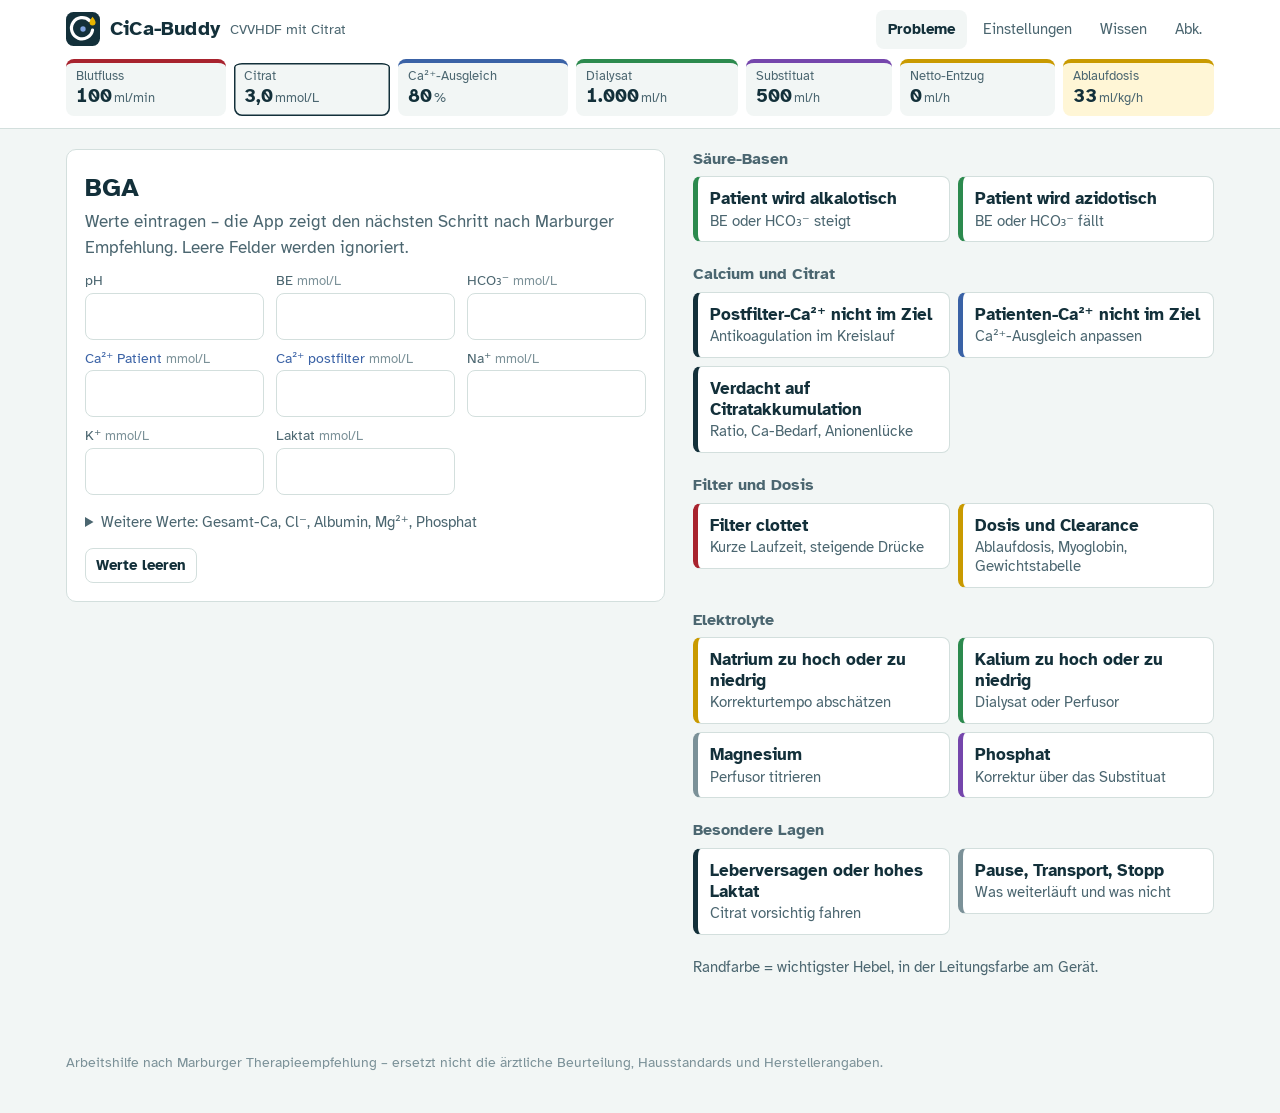
<file: index.html>
<!doctype html>
<html lang="de">
<head>
<meta charset="utf-8">
<meta name="viewport" content="width=device-width,initial-scale=1,viewport-fit=cover">
<title>CiCa-Buddy</title>
<meta name="description" content="CVVHDF mit regionaler Citratantikoagulation (Prismaflex/Prismax) – klinische Probleme lösen nach Marburger Therapieempfehlung">
<meta name="theme-color" content="#13303A">
<link rel="manifest" href="./manifest.webmanifest">
<link rel="icon" type="image/png" sizes="192x192" href="./icons/icon-192.png">
<link rel="apple-touch-icon" href="./icons/apple-touch-icon.png">
<meta name="apple-mobile-web-app-capable" content="yes">
<meta name="mobile-web-app-capable" content="yes">
<meta name="apple-mobile-web-app-title" content="CiCa-Buddy">
<meta name="apple-mobile-web-app-status-bar-style" content="default">
<style>
@font-face{font-family:"Atkinson";src:url([data-uri]) format("woff2");font-weight:400;font-style:normal;font-display:swap}
@font-face{font-family:"Atkinson";src:url([data-uri]) format("woff2");font-weight:700;font-style:normal;font-display:swap}

:root{
  --paper:#F2F6F5;
  --surface:#FFFFFF;
  --ink:#13303A;
  --ink2:#4B6670;
  --ink3:#7B9198;
  --rule:#D3DFDD;
  --rule2:#E6EDEC;
  /* Leitungsfarben wie am Prismaflex/Prismax */
  --blood:#A8232E;
  --citrate:#13303A;
  --dial:#2C8A4E;
  --sub:#7546AC;
  --eff:#C99A00;
  --eff-bg:#FFF6D6;
  --ca:#3A62A6;
  --ok:#2B7A4B; --ok-bg:#E6F3EB;
  --warn:#9A5A00; --warn-bg:#FFF2DC;
  --bad:#B3261E; --bad-bg:#FBEAE8;
  --info-bg:#EAF0F7;
  --r:10px;
  --font:"Atkinson",system-ui,-apple-system,"Segoe UI",Roboto,sans-serif;
}
*{box-sizing:border-box}
html{-webkit-text-size-adjust:100%}
body{margin:0;background:var(--paper);color:var(--ink);font-family:var(--font);font-size:17px;line-height:1.5}
button,input,select{font:inherit;color:inherit}
a{color:var(--ca)}
:focus-visible{outline:3px solid var(--ca);outline-offset:2px;border-radius:4px}
@media (prefers-reduced-motion:reduce){*{transition:none!important;animation:none!important}}

/* ---------- Kopf mit Gerätezeile ---------- */
.top{position:sticky;top:0;z-index:20;background:var(--surface);border-bottom:1px solid var(--rule)}
.top-in{max-width:1180px;margin:0 auto;padding:10px 16px 0;display:flex;align-items:center;gap:12px}
.brand{display:flex;align-items:center;gap:10px;text-decoration:none;color:var(--ink);min-width:0}
.brand svg{flex:none}
.brand b{font-size:20px;letter-spacing:.2px;white-space:nowrap}
.brand span{color:var(--ink2);font-size:14px;white-space:nowrap;overflow:hidden;text-overflow:ellipsis}
.nav{margin-left:auto;display:flex;gap:4px}
.nav a{padding:8px 12px;border-radius:8px;text-decoration:none;color:var(--ink2);font-size:15px;white-space:nowrap}
.nav a[aria-current="page"]{background:var(--paper);color:var(--ink);font-weight:700}
.nav a:hover{color:var(--ink)}

.strip{max-width:1180px;margin:0 auto;padding:10px 16px 12px;display:flex;gap:8px;overflow-x:auto;scrollbar-width:none}
.strip::-webkit-scrollbar{display:none}
.scale{flex:1 0 auto;min-width:104px;text-decoration:none;color:var(--ink);background:var(--paper);border-radius:8px;padding:6px 10px 7px;border-top:4px solid var(--c,var(--ink));display:block}
.scale small{display:block;font-size:12.5px;color:var(--ink2);line-height:1.2}
.scale strong{font-size:19px;font-variant-numeric:tabular-nums;line-height:1.25}
.scale em{font-style:normal;font-size:12.5px;color:var(--ink2);margin-left:2px}
.scale.pbp{border-top-color:#fff;box-shadow:inset 0 0 0 1.5px var(--ink);border-top-width:4px}
.scale.dose{background:var(--eff-bg)}
.scale.flash{animation:flash 1.2s ease-out}
@keyframes flash{0%{background:#FFF2B3}100%{background:var(--paper)}}

/* ---------- Kombinationswarnung ---------- */
.combo-wrap:empty{display:none}
.combo-wrap{max-width:1180px;margin:0 auto;padding:0 16px 10px}
.combo{display:block;border-radius:8px;padding:7px 12px;font-size:14.5px;font-weight:700;text-decoration:none;color:var(--ink)}
.combo.bad{background:var(--bad-bg);box-shadow:inset 4px 0 0 var(--bad)}
.combo.warn{background:var(--warn-bg);box-shadow:inset 4px 0 0 var(--warn)}
.combowarn{margin:6px 0;font-size:15px;color:var(--warn)}

/* ---------- Seitenrahmen ---------- */
main{max-width:1180px;margin:0 auto;padding:20px 16px 64px}
h1{font-size:28px;line-height:1.2;margin:4px 0 6px}
h2{font-size:21px;line-height:1.25;margin:28px 0 10px}
h3{font-size:18px;margin:18px 0 6px}
p{margin:0 0 10px}
.lead{font-size:18px;color:var(--ink);max-width:68ch}
.muted{color:var(--ink2)}
.small{font-size:14.5px}
.back{display:inline-block;margin-bottom:6px;color:var(--ink2);text-decoration:none;font-size:15px}
.back:hover{color:var(--ink)}
.cols{display:grid;gap:28px}
.cols>*{min-width:0}
@media (min-width:900px){
  .cols{grid-template-columns:minmax(0,1.15fr) minmax(0,1fr);align-items:start}
  .cols.even{grid-template-columns:1fr 1fr}
  .stick{position:sticky;top:150px}
}

/* ---------- Startseite ---------- */
.hero{background:var(--surface);border-radius:var(--r);padding:18px 18px 8px;border:1px solid var(--rule)}
.hero h1{font-size:26px}
.fields{display:grid;grid-template-columns:repeat(auto-fill,minmax(132px,1fr));gap:10px 12px;margin:12px 0}
.field label{display:block;font-size:14px;color:var(--ink2);margin-bottom:3px;line-height:1.25}
.field input,.field select{width:100%;padding:9px 10px;border:1.5px solid var(--rule);border-radius:8px;background:#fff;font-size:18px;font-variant-numeric:tabular-nums}
.field input:focus{border-color:var(--ca);outline:none;box-shadow:0 0 0 3px #3A62A622}
.field .unit{font-size:12.5px;color:var(--ink3)}
.field.ca label{color:var(--ca)}
details.more{margin:4px 0 10px}
details.more summary{cursor:pointer;color:var(--ink2);font-size:15px;padding:4px 0}
.row{display:flex;gap:10px;flex-wrap:wrap;align-items:center}
.btn{display:inline-flex;align-items:center;gap:6px;border:1.5px solid var(--ink);background:var(--ink);color:#fff;border-radius:8px;padding:9px 14px;font-weight:700;font-size:15.5px;cursor:pointer;text-decoration:none}
.btn.ghost{background:transparent;color:var(--ink);border-color:var(--rule)}
.btn.ghost:hover{border-color:var(--ink)}
.btn.sm{padding:6px 10px;font-size:14.5px}
.btn:disabled{opacity:.45;cursor:default}

.groups{display:grid;gap:22px}
.group h2{margin:0 0 8px;font-size:15.5px;color:var(--ink2);font-weight:700}
.plist{list-style:none;margin:0;padding:0;display:grid;gap:8px}
@media (min-width:600px){.plist{grid-template-columns:1fr 1fr}}
.plist a{display:flex;gap:12px;align-items:flex-start;background:var(--surface);border:1px solid var(--rule);border-left:5px solid var(--c,var(--ink));border-radius:8px;padding:11px 12px;text-decoration:none;color:var(--ink);min-height:64px}
.plist a:hover{border-color:var(--ink3);border-left-color:var(--c,var(--ink))}
.plist b{display:block;font-size:17px;line-height:1.25}
.plist span{display:block;font-size:14.5px;color:var(--ink2);line-height:1.3;margin-top:2px}

/* ---------- Ergebnisse ---------- */
.out:empty{display:none}
.res{list-style:none;padding:0;margin:8px 0 14px;display:grid;gap:8px}
.res li{border-radius:8px;padding:10px 12px;background:var(--paper);border-left:5px solid var(--ink3)}
.res li.bad{background:var(--bad-bg);border-left-color:var(--bad)}
.res li.warn{background:var(--warn-bg);border-left-color:var(--warn)}
.res li.ok{background:var(--ok-bg);border-left-color:var(--ok)}
.res li.info{background:var(--info-bg);border-left-color:var(--ca)}
.res b{display:block;font-size:16.5px;line-height:1.3}
.res .act{margin-top:3px;font-size:16px}
.res .act strong{font-variant-numeric:tabular-nums}
.res a.more{font-size:14.5px;display:inline-block;margin-top:4px}
.hint{font-size:14.5px;color:var(--ink2);margin:6px 0 12px}

.verdict{border-radius:var(--r);padding:12px 14px;margin:10px 0 14px;font-size:17px}
.verdict b{display:block;font-size:19px;margin-bottom:2px}
.verdict.bad{background:var(--bad-bg);box-shadow:inset 4px 0 0 var(--bad)}
.verdict.warn{background:var(--warn-bg);box-shadow:inset 4px 0 0 var(--warn)}
.verdict.ok{background:var(--ok-bg);box-shadow:inset 4px 0 0 var(--ok)}
.verdict.info{background:var(--info-bg);box-shadow:inset 4px 0 0 var(--ca)}
.verdict.none{background:var(--surface);box-shadow:inset 4px 0 0 var(--rule)}

/* ---------- Schritte ---------- */
ol.steps{list-style:none;counter-reset:st;margin:6px 0 16px;padding:0;display:grid;gap:12px}
ol.steps>li{counter-increment:st;position:relative;background:var(--surface);border:1px solid var(--rule);border-radius:var(--r);padding:12px 14px 12px 52px}
ol.steps>li::before{content:counter(st);position:absolute;left:12px;top:12px;width:28px;height:28px;border-radius:50%;background:var(--ink);color:#fff;font-weight:700;font-size:15px;display:grid;place-items:center}
ol.steps>li.blocked{background:transparent;border-style:dashed}
ol.steps>li.blocked::before{background:var(--ink3)}
ol.steps>li.blocked .change,ol.steps>li.blocked .why,ol.steps>li.blocked .watch{opacity:.6}
.stitle{font-weight:700;font-size:17.5px;line-height:1.3}
.change{display:flex;align-items:center;gap:8px;flex-wrap:wrap;margin:6px 0 8px;font-size:18px;font-variant-numeric:tabular-nums}
.change .from{color:var(--ink2);text-decoration:line-through;text-decoration-thickness:1px}
.change .to{font-weight:700;font-size:21px}
.change .arr{color:var(--ink3)}
.tag{display:inline-block;font-size:13.5px;font-weight:700;padding:2px 8px;border-radius:5px;color:#fff;background:var(--c,var(--ink))}
.tag.pbp{background:#fff;color:var(--ink);box-shadow:inset 0 0 0 1.5px var(--ink)}
.tag.eff{color:var(--ink)}
.why,.watch{margin:4px 0;font-size:16px}
.why b,.watch b{font-weight:700}
.watch{color:var(--ink2)}
.blockmsg{margin:4px 0;font-size:15px;color:var(--warn);font-weight:700}
.apply{margin-top:8px}
.note{font-size:14.5px;color:var(--ink2);border-left:3px solid var(--rule);padding:2px 0 2px 10px;margin:8px 0}
.note.eminenz{border-left-color:var(--eff)}

/* ---------- Kästen ---------- */
.box{background:var(--surface);border:1px solid var(--rule);border-radius:var(--r);padding:14px 16px;margin:0 0 14px}
.box h2,.box h3{margin-top:0}
.box ul{margin:4px 0 4px;padding-left:20px}
.box li{margin:3px 0}
.target{display:flex;gap:8px;flex-wrap:wrap;margin:8px 0 14px}
.target span{background:var(--surface);border:1px solid var(--rule);border-radius:7px;padding:5px 10px;font-size:15.5px}
.target b{font-variant-numeric:tabular-nums}
.check{list-style:none;padding:0;margin:6px 0}
.check li{display:flex;gap:10px;align-items:flex-start;padding:7px 0;border-bottom:1px solid var(--rule2)}
.check li:last-child{border-bottom:0}
.dot{flex:none;width:22px;height:22px;border-radius:50%;display:grid;place-items:center;font-size:13px;font-weight:700;color:#fff;margin-top:1px}
.dot.y{background:var(--bad)}.dot.n{background:var(--ok)}.dot.q{background:var(--ink3)}

/* ---------- Tabellen ---------- */
.tw{overflow-x:auto;margin:6px 0 12px;-webkit-overflow-scrolling:touch}
table{border-collapse:collapse;width:100%;font-size:15.5px;font-variant-numeric:tabular-nums;background:var(--surface)}
th,td{padding:7px 9px;text-align:center;border-bottom:1px solid var(--rule2);white-space:nowrap}
th{font-weight:700;color:var(--ink2);font-size:14px;background:var(--paper)}
td:first-child,th:first-child{text-align:left}
tr.hit td{background:#FFF6D6;font-weight:700}
td.hit{background:#FFF6D6;font-weight:700;box-shadow:inset 0 0 0 2px var(--eff)}

/* ---------- Einstellungen ---------- */
.set{display:grid;gap:10px}
.set>*{min-width:0}
@media (min-width:700px){.set{grid-template-columns:1fr 1fr}}
.sf{background:var(--surface);border:1px solid var(--rule);border-left:5px solid var(--c,var(--ink));border-radius:8px;padding:10px 12px}
.sf.pbp{border-left-color:var(--ink);border-left-style:double}
.sf label{display:block;font-weight:700;font-size:16px}
.sf .rng{font-size:13.5px;color:var(--ink2)}
.stp{display:flex;align-items:center;gap:8px;margin-top:6px}
.stp button{width:44px;height:44px;border-radius:8px;border:1.5px solid var(--rule);background:var(--paper);font-size:22px;font-weight:700;cursor:pointer;flex:none}
.stp button:active{background:var(--rule2)}
.stp input{flex:1;min-width:0;width:100%;text-align:center;padding:8px;border:1.5px solid var(--rule);border-radius:8px;font-size:21px;font-weight:700;font-variant-numeric:tabular-nums}
.stp .u{font-size:14px;color:var(--ink2);min-width:54px}
.sf .warnline{font-size:13.5px;color:var(--warn);margin-top:4px;font-weight:700}
.derived{display:grid;grid-template-columns:repeat(auto-fill,minmax(150px,1fr));gap:8px;margin:10px 0}
.derived>div{background:var(--surface);border:1px solid var(--rule);border-radius:8px;padding:8px 10px}
.derived small{display:block;color:var(--ink2);font-size:13.5px}
.derived strong{font-size:19px;font-variant-numeric:tabular-nums}

/* ---------- Diagramm ---------- */
.diagram{background:var(--surface);border:1px solid var(--rule);border-radius:var(--r);padding:8px;overflow-x:auto}
.diagram svg{display:block;width:100%;min-width:640px;height:auto}
.formula{font-variant-numeric:tabular-nums;background:var(--paper);border-radius:7px;padding:8px 10px;margin:6px 0;font-size:16px}

/* ---------- Toast ---------- */
.toast{position:fixed;left:50%;bottom:18px;transform:translateX(-50%) translateY(20px);background:var(--ink);color:#fff;padding:11px 14px;border-radius:10px;display:flex;gap:14px;align-items:center;opacity:0;pointer-events:none;transition:.2s;z-index:50;max-width:calc(100% - 32px);font-size:15.5px}
.toast.on{opacity:1;transform:translateX(-50%) translateY(0);pointer-events:auto}
.toast button{background:transparent;border:1.5px solid #ffffff66;color:#fff;border-radius:7px;padding:5px 10px;font-weight:700;cursor:pointer}

footer{max-width:1180px;margin:0 auto;padding:0 16px 40px;color:var(--ink3);font-size:13.5px}

@media (max-width:640px){
  body{font-size:16.5px}
  h1{font-size:24px}
  .top-in{padding-top:8px}
  .brand span{display:none}
  .nav{min-width:0;overflow-x:auto;scrollbar-width:none}
  .nav::-webkit-scrollbar{display:none}
  .nav a{padding:7px 9px;font-size:14.5px}
  .scale{min-width:92px;padding:5px 8px 6px}
  .scale strong{font-size:17px}
  ol.steps>li{padding-left:46px}
  ol.steps>li::before{left:10px}
}
@media (max-width:520px){.brand b{display:none}.top-in{gap:6px}}
@media print{.top,.toast,.apply,.nav{display:none}body{background:#fff}}

</style>
</head>
<body>
<header class="top">
  <div class="top-in">
    <a class="brand" href="#/" aria-label="CiCa-Buddy Start">
      <svg width="34" height="34" viewBox="0 0 64 64" aria-hidden="true"><rect width="64" height="64" rx="14" fill="#13303A"/><path d="M44 16a20 20 0 1 0 6 18" fill="none" stroke="#fff" stroke-width="6" stroke-linecap="round"/><path d="M50 9c3.6 4.6 5.6 8 5.6 10.6a5.6 5.6 0 0 1-11.2 0C44.4 17 46.4 13.6 50 9z" fill="#E8B400"/><circle cx="32" cy="32" r="5" fill="#7FA3E0"/></svg>
      <b>CiCa-Buddy</b><span>CVVHDF mit Citrat</span>
    </a>
    <nav class="nav" aria-label="Bereiche">
      <a href="#/" data-nav="home">Probleme</a>
      <a href="#/einstellungen" data-nav="einstellungen">Einstellungen</a>
      <a href="#/wissen" data-nav="wissen">Wissen</a>
      <a href="#/abk" data-nav="abk" aria-label="Abkürzungen und Quellen">Abk.</a>
    </nav>
  </div>
  <div class="strip" id="strip" aria-label="Aktuelle Geräteeinstellung"></div>
  <div class="combo-wrap" id="combo"></div>
</header>
<main id="view"></main>
<footer id="foot"></footer>
<div class="toast" id="toast" role="status" aria-live="polite"><span id="toastMsg"></span><button id="toastUndo" type="button">Rückgängig</button></div>
<script>
'use strict';
/* CiCa-Buddy – CVVHDF mit regionaler Citratantikoagulation nach Marburger Therapieempfehlung */
const VERSION = '1.1';
const VDATE = '12.10.2026';

/* ================= Zustand ================= */
const KEY = 'cica_set_v1', BKEY = 'cica_bga_v1', NKEY = 'cica_na_v1';
const DEF = {kg:75, bfr:100, cit:3.0, ca:80, dial:1000, sub:500, net:0, hkt:30, mg:1, koag:false, groesse:null, sex:'m'};
const LIM = {bfr:[60,180], cit:[1.5,4.5], ca:[5,200], dial:[0,2000], sub:[0,1500], net:[0,500], kg:[30,200], hkt:[15,60], mg:[0,5]};
const MARB = {bfr:[100,180], cit:[2.0,4.5], dial:[250,2000], sub:[200,1500]};

function load(k, d){ try{ const v = JSON.parse(localStorage.getItem(k)); return v && typeof v === 'object' ? v : d; }catch(e){ return d; } }
function store(k, v){ try{ localStorage.setItem(k, JSON.stringify(v)); }catch(e){} }
const S = Object.assign({}, DEF, load(KEY, {}));
const B = load(BKEY, {});
const NA = Object.assign({f:0.5, akut:false}, load(NKEY, {}));
function saveS(){ store(KEY, S); }
function saveB(){ store(BKEY, B); }

/* ================= Zahlen ================= */
const r1 = n => Math.round(n*10)/10;
const nf = (n, d) => (n == null || !isFinite(n)) ? '–' : n.toLocaleString('de-DE', {minimumFractionDigits:d, maximumFractionDigits:d}).replace(/^-/, '−');
const f0 = n => nf(Math.round(n), 0), f1 = n => nf(n, 1), f2 = n => nf(n, 2);
function num(v){ if(v == null || v === '') return null; const x = parseFloat(String(v).trim().replace(',', '.')); return isFinite(x) ? x : null; }
const DEC = {cit:1, mg:1};
const fv = (k, v) => DEC[k] ? f1(v) : f0(v);
const UNIT = {bfr:'ml/min', cit:'mmol/L', ca:'%', dial:'ml/h', sub:'ml/h', net:'ml/h', mg:'ml/h', kg:'kg', hkt:'%'};
const NAME = {bfr:'Blutfluss', cit:'Citrat', ca:'Ca²⁺-Ausgleich', dial:'Dialysat', sub:'Substituat', net:'Netto-Entzug', mg:'Mg²⁺-Perfusor', kg:'Gewicht', hkt:'Hämatokrit'};
const COL = {bfr:'var(--blood)', cit:'var(--ink)', ca:'var(--ca)', dial:'var(--dial)', sub:'var(--sub)', net:'var(--eff)', mg:'var(--ink3)', kg:'var(--ink3)', hkt:'var(--blood)'};
const esc = s => String(s).replace(/[&<>"]/g, c => ({'&':'&amp;','<':'&lt;','>':'&gt;','"':'&quot;'}[c]));

/* Abgeleitete Größen – Formeln wie in der Marburger Empfehlung */
function D(s){
  s = s || S;
  const pbp = s.cit * s.bfr * 60 / 18;            // ml/h Prismocitrate 18 mmol/L
  const citH = s.cit * s.bfr * 60 / 1000;          // mmol Citrat/h
  const eff = pbp + s.dial + s.sub + s.net;        // Ablauf (Effluent) ml/h
  const conv = pbp + s.sub + s.net;                // konvektiver Anteil ml/h
  const plasma = s.bfr * 60 * (1 - s.hkt/100);
  return {
    pbp, citH, eff, conv,
    effDose: eff / s.kg, ufDose: conv / s.kg,
    ff: conv / (plasma + pbp) * 100,
    ffPost: (s.sub + s.net) / Math.max(1, plasma) * 100,   // Eindickung: Postdilution + Entzug je Plasmafluss
    hktEnd: s.hkt * (s.bfr*60) / Math.max(1, s.bfr*60 - s.sub - s.net)
  };
}
const withS = o => Object.assign({}, S, o);
const chg = (a, b, u) => a === b ? '' : ` (${a} → ${b} ${u})`;

/* ================= BGA-Felder ================= */
const BF = {
  ph:{l:'pH', u:'', p:[6.5,8]},
  be:{l:'BE', u:'mmol/L', p:[-35,35]},
  hco3:{l:'HCO₃⁻', u:'mmol/L', p:[2,60]},
  ica:{l:'Ca²⁺ Patient', u:'mmol/L', p:[0.2,2.5], ca:1},
  pf:{l:'Ca²⁺ postfilter', u:'mmol/L', p:[0.05,1.5], ca:1},
  na:{l:'Na⁺', u:'mmol/L', p:[100,190]},
  k:{l:'K⁺', u:'mmol/L', p:[1,10]},
  lac:{l:'Laktat', u:'mmol/L', p:[0,30]},
  tca:{l:'Gesamt-Ca', u:'mmol/L', p:[0.5,6]},
  cl:{l:'Cl⁻', u:'mmol/L', p:[60,150]},
  alb:{l:'Albumin', u:'g/dl', p:[0.5,60]},
  mgv:{l:'Mg²⁺', u:'mmol/L', p:[0.1,4]},
  po4:{l:'Phosphat', u:'mmol/L', p:[0.1,6]}
};
function bval(k){ const v = B[k]; if(v == null) return null; const p = BF[k].p; return (v < p[0] || v > p[1]) ? null : v; }
function fieldsHTML(keys){
  return '<div class="fields">' + keys.map(k => {
    const f = BF[k], v = B[k];
    return `<div class="field${f.ca?' ca':''}"><label for="b_${k}">${f.l} <span class="unit">${f.u}</span></label><input id="b_${k}" data-b="${k}" inputmode="decimal" autocomplete="off" enterkeyhint="next" value="${v != null ? String(v).replace('.', ',') : ''}"></div>`;
  }).join('') + '</div>';
}

/* ================= Regeln (Marburger Kurzanleitung) ================= */
// 4.2 Ca²⁺ im Patientenplasma → Anpassung Ca-Ausgleich (Prozentpunkte am Gerät)
const CA_BANDS = [
  {lab:'< 0,8', d:20, test:x => x < 0.8},
  {lab:'0,8–0,9', d:10, test:x => x < 0.9},
  {lab:'0,9–0,99', d:5, test:x => x < 1.0},
  {lab:'1–1,19', d:0, test:x => x < 1.195},
  {lab:'1,2–1,25', d:-5, test:x => x <= 1.255},
  {lab:'1,26–1,33', d:-10, test:x => x <= 1.335},
  {lab:'> 1,33', d:-20, test:() => true}
];
const caRule = x => { const i = CA_BANDS.findIndex(b => b.test(x)); return {i, d:CA_BANDS[i].d}; };
// 4.1 Ca²⁺ extrakorporal → Citratdosis. Bei kompromittierter plasmatischer Gerinnung toleriert Marburg bis 0,6.
const pfMax = () => S.koag ? 0.6 : 0.35;
const pfRule = x => x < 0.25 ? -0.5 : x <= pfMax() ? 0 : 0.5;

function abState(){
  const ph = bval('ph'), be = bval('be'), hco3 = bval('hco3');
  let met = null;
  if(be != null) met = be > 2.5 ? 'alk' : be < -2.5 ? 'azi' : 'ok';
  else if(hco3 != null) met = hco3 > 26 ? 'alk' : hco3 < 22 ? 'azi' : 'ok';
  const phs = ph == null ? null : ph > 7.45 ? 'alk' : ph < 7.35 ? 'azi' : 'ok';
  const dev = be != null ? Math.abs(be) : hco3 != null ? (hco3 > 26 ? hco3 - 26 : hco3 < 22 ? 22 - hco3 : 0) : 0;
  return {ph, be, hco3, met, phs, dev};
}
function abText(a){
  if(!a.met && !a.phs) return null;
  if(a.met === null) return {lvl:'info', t: a.phs === 'ok' ? 'pH normal' : `pH ${a.phs === 'azi' ? 'niedrig' : 'hoch'}`, a:'BE oder HCO₃⁻ fehlt – ohne sie lässt sich nicht sagen, ob die Störung metabolisch ist.'};
  if(a.met === 'alk' && a.phs === 'azi') return {lvl:'info', t:'BE hoch, pH niedrig', a:'Eher respiratorische Azidose mit metabolischer Kompensation – erst die Beatmung ansehen, nicht die CRRT.'};
  if(a.met === 'azi' && a.phs === 'alk') return {lvl:'info', t:'BE niedrig, pH hoch', a:'Eher respiratorische Alkalose mit Kompensation – kein CRRT-Problem.'};
  if(a.met === 'ok' && a.phs === 'azi') return {lvl:'info', t:'pH niedrig bei normalem BE', a:'Respiratorisch – die CRRT-Einstellung hilft hier nicht.'};
  if(a.met === 'ok' && a.phs === 'alk') return {lvl:'info', t:'pH hoch bei normalem BE', a:'Respiratorisch – die CRRT-Einstellung hilft hier nicht.'};
  if(a.met === 'ok') return {lvl:'ok', t:'Säure-Basen im Ziel'};
  if(a.met === 'alk') return {lvl: a.phs === 'alk' ? 'warn' : 'info', t: a.phs === 'alk' ? 'Metabolische Alkalose' : a.phs === 'ok' ? 'Alkalotische Tendenz, pH noch normal' : 'BE bzw. HCO₃⁻ erhöht, pH fehlt', p:'alkalose'};
  return {lvl: a.phs === 'azi' ? 'warn' : 'info', t: a.phs === 'azi' ? 'Metabolische Azidose' : a.phs === 'ok' ? 'Azidotische Tendenz, pH noch normal' : 'BE bzw. HCO₃⁻ erniedrigt, pH fehlt', p:'azidose'};
}

function accum(){
  const tca = bval('tca'), ica = bval('ica'), na = bval('na'), cl = bval('cl'), hco3 = bval('hco3'), lac = bval('lac');
  let alb = bval('alb'); if(alb != null && alb > 10) alb = alb / 10; // in g/L eingegeben
  const ratio = (tca != null && ica != null) ? tca / ica : null;
  const ag = (na != null && cl != null && hco3 != null) ? na - cl - hco3 : null;
  const agc = ag != null && alb != null ? ag + 2.5 * (4.0 - alb) : ag;
  const be = bval('be'), ph = bval('ph');
  const acid = (be != null && be < -2.5) || (ph != null && ph < 7.35) || (hco3 != null && hco3 < 22);
  const crit = [
    {l:'Verhältnis Gesamt-Ca zu Ca²⁺ > 2,4', v: ratio == null ? null : ratio > 2.4, val: ratio != null ? f2(ratio) : null},
    {l:'Gesamt-Ca > 3,0 mmol/L', v: tca == null ? null : tca > 3.0, val: tca != null ? f2(tca) : null},
    {l:'Ca²⁺-Ausgleich > 120 % (laut Ist-Einstellung)', v: S.ca > 120, val: f0(S.ca) + ' %'},
    {l:'Azidose mit erhöhter Anionenlücke', v: agc == null ? null : (acid && agc > 12), val: agc != null ? 'AG ' + f0(agc) + (alb != null ? ' (albuminkorr.)' : '') : null}
  ];
  const yes = crit.filter(c => c.v === true);
  const lacAcid = lac != null && lac >= 4 && acid;
  let level;
  if((ratio != null && ratio > 2.4) || (tca != null && tca > 3.0) || yes.length >= 2) level = 'bad';
  else if(yes.length === 1 || lacAcid) level = 'warn';
  else level = ratio != null ? 'ok' : 'unk';
  const reasons = yes.map(c => c.l + (c.val ? ' (' + c.val + ')' : ''));
  if(lacAcid) reasons.push(`Laktat ${f1(lac)} bei Azidose`);
  return {ratio, ag, agc, crit, yes, level, lac, reasons, susp: level === 'bad' || level === 'warn'};
}

/* ================= Plausibilität der Kombination ================= */
// Marburg-Tabelle: PBP = Dialysat = 10 × BFR (ml/h je ml/min), Substituat = 5 × BFR
function combos(s){
  s = s || S;
  const d = D(s), out = [];
  if(d.ffPost > 25) out.push({id:'ff', lvl:'bad', t:`Eindickung im Filter ${f0(d.ffPost)} %`, a:'Substituat und Netto-Entzug machen mehr als 25 % des Plasmaflusses aus – hohes Clotting-Risiko. Substituat oder Entzug senken bzw. Blutfluss erhöhen.'});
  else if(d.ffPost > 20) out.push({id:'ff', lvl:'warn', t:`Eindickung im Filter ${f0(d.ffPost)} %`, a:'Substituat und Netto-Entzug liegen über 20 % des Plasmaflusses – das Clotting-Risiko steigt.'});
  const fd = s.dial / (10 * s.bfr);
  if(fd > 1.5) out.push({id:'dr', lvl:'info', t:`Viel Dialysat für diesen Blutfluss (${f1(fd)}-fach der Marburg-Relation)`, a:`Die Tabelle nimmt bei ${f0(s.bfr)} ml/min ${f0(10 * s.bfr)} ml/h. Mehr Dialysat entfernt mehr Citrat: Neigung zu Azidose, mehr K⁺-, Phosphat- und Mg²⁺-Verlust, höherer Ca-Bedarf. Sinnvoll vor allem zur Korrektur einer Alkalose oder Hyperkaliämie.`});
  else if(fd < 0.5) out.push({id:'dr', lvl:'info', t:`Wenig Dialysat für diesen Blutfluss (${f1(fd)}-fach der Marburg-Relation)`, a:`Die Tabelle nimmt bei ${f0(s.bfr)} ml/min ${f0(10 * s.bfr)} ml/h. Mehr Citrat erreicht den Patienten: Neigung zu Alkalose, bei eingeschränkter Leber zur Akkumulation, weniger kleine Clearance. Sinnvoll vor allem zur Korrektur einer Azidose.`});
  if(d.effDose < 20) out.push({id:'dl', lvl:'warn', t:`Ablaufdosis ${f0(d.effDose)} ml/kg/h`, a:'Unter der S3-Dosis von 20–25 ml/kg/h – Pausen und Filterwechsel senken die gelieferte Dosis zusätzlich.'});
  if(d.ufDose > 35) out.push({id:'uh', lvl:'warn', t:`Konvektive Dosis ${f0(d.ufDose)} ml/kg/h`, a:'Deutlich über der Marburger UF-Dosis von 20–25 ml/kg/h, Richtung High-Volume-Hämofiltration (bei Sepsis laut S3 nicht empfohlen). Hohe Verluste an Elektrolyten, Aminosäuren und Medikamenten.'});
  else if(d.effDose > 45) out.push({id:'dh', lvl: d.effDose > 50 ? 'warn' : 'info', t:`Ablaufdosis ${f0(d.effDose)} ml/kg/h`, a:'Über dem Bereich der Marburg-Tabelle (38–42): mehr Verluste an Elektrolyten, Aminosäuren, Vitaminen und Medikamenten.'});
  if(s.bfr < 100) out.push({id:'bl', lvl:'info', t:`Blutfluss ${f0(s.bfr)} ml/min`, a:'Unter 100 nur in der Startphase oder bei sehr kleinem Patienten (Tabellenzeilen 50–55 kg). Langsamer Fluss fördert Clotting.'});
  return out;
}
function combosHTML(){
  const c = combos();
  if(!c.length) return '<ul class="res"><li class="ok"><b>Kombination plausibel</b><div class="act">Eindickung, Dialysat-Relation und Dosis im Rahmen.</div></li></ul>';
  return '<ul class="res">' + c.map(x => `<li class="${x.lvl}"><b>${x.t}</b><div class="act">${x.a}</div></li>`).join('') + '</ul>';
}

/* ================= Schrittlisten ================= */
const EMZ_BFR = 'Schrittweite 20 ml/min ist ein Praxis-Hinweis – Marburg nennt für den Blutfluss keine Zahl.';
function stepsAlk(){
  const s = S, pf = bval('pf'), out = [];
  const nd = Math.min(2000, s.dial + 250);
  out.push({title:'Dialysat erhöhen', k:'dial', to:nd,
    blocked: s.dial >= 2000 ? 'Obergrenze 2.000 ml/h erreicht.' : null,
    why:'Jeder Liter Dialysat nimmt Citrat-Calcium-Komplexe mit, bevor sie die Leber erreichen – dieses Citrat wird kein Bikarbonat mehr. Das Phoxilium bringt zwar selbst Bikarbonat mit (30 mmol/L), netto überwiegt aber der Citratverlust: Mehr Dialysat wirkt entalkalisierend. Wie stark, zeigt erst die BGA.',
    watch:`Ablaufdosis steigt${chg(f0(D().effDose), f0(D(withS({dial:nd})).effDose), 'ml/kg/h')}. Mehr kleine Clearance: K⁺, Phosphat und Mg²⁺ sinken eher. Den höheren Ca-Verlust gleicht der integrierte Ausgleich automatisch aus.`});
  const nc = r1(s.cit - 0.5);
  let bl = null;
  if(nc < 2.0) bl = 'Untergrenze 2,0 mmol/L erreicht.';
  else if(pf != null && pf > pfMax() - 0.05) bl = `Postfilter-Ca²⁺ liegt bei ${f2(pf)} – kaum Spielraum. Erst Dialysat oder Blutfluss. (Grenze 0,05 unter dem Maximum: Praxis-Hinweis)`;
  out.push({title:'Citrat senken', k:'cit', to:Math.max(2.0, nc), blocked:bl,
    why:`Weniger Citrat pro Liter Blut heißt weniger Bikarbonat-Vorläufer. Das Gerät senkt die PBP-Rate automatisch${chg(f0(D().pbp), f0(D(withS({cit:Math.max(2,nc)})).pbp), 'ml/h')}.`,
    watch:`Postfilter-Ca²⁺ nach 10 min: Es muss ≤ ${f2(pfMax())} bleiben, sonst clottet der Filter. Die Citratdosis gehört zuerst der Antikoagulation – für den Säure-Basen-Haushalt nur, wenn dort Spielraum ist.` + (pf == null ? ' Postfilter-Wert unbekannt – vorher messen.' : '')});
  const nb = Math.max(Math.min(100, s.bfr), s.bfr - 20);
  out.push({title:'Blutfluss senken', k:'bfr', to:nb,
    blocked: nb >= s.bfr ? (s.bfr < 100 ? `Blutfluss schon bei ${f0(s.bfr)} ml/min, unter der Marburger Untergrenze von 100.` : 'Untergrenze 100 ml/min erreicht.') : null,
    why:`Citrat ist an den Blutfluss gekoppelt: weniger Blut, proportional weniger Citrat${chg(f1(D().citH), f1(D(withS({bfr:nb})).citH), 'mmol/h')}. Dasselbe Dialysat entfernt dann einen größeren Anteil davon.`,
    watch:`PBP, Ablauf- und UF-Dosis sinken${chg(f0(D().ufDose), f0(D(withS({bfr:nb})).ufDose), 'ml/kg/h UF-Dosis')}. Bei kleinerem Blutfluss dickt das Blut im Filter stärker ein – Clotting-Risiko. Soll die Konvektion gleich bleiben, Substituat etwas erhöhen.`,
    emz: EMZ_BFR});
  return out;
}

function stepsAzi(){
  const s = S, A = accum(), a = abState(), pf = bval('pf'), k = bval('k'), lac = bval('lac'), na = bval('na'), out = [];
  const stop = A.level === 'bad' ? 'Akkumulation wahrscheinlich – ' : A.level === 'warn' ? 'Akkumulationshinweis – erst Gesamt-Ca und Ratio klären, ' : null;
  const nd = Math.max(250, s.dial - 250);
  out.push({title:'Dialysat senken', k:'dial', to:nd,
    blocked: stop ? stop + 'weniger Dialysat ließe mehr Citrat zum Patienten.' : s.dial <= 250 ? 'Untergrenze 250 ml/h erreicht.' : (k != null && k > 5.0) ? `K⁺ ${f1(k)} – Dialysat jetzt nicht senken, sonst steigt K⁺ weiter. Puffer lieber über NaBic.` : null,
    why:'Weniger Dialysat entfernt weniger Citrat im Filter – mehr davon erreicht die Leber und wird zu Bikarbonat. Dass gleichzeitig weniger Bikarbonat aus dem Phoxilium hereinkommt, wiegt netto weniger.',
    watch:`Kleine Clearance sinkt${chg(f0(D().effDose), f0(D(withS({dial:nd})).effDose), 'ml/kg/h Ablaufdosis')}: K⁺ und Harnstoff steigen eher.`});
  const nc = Math.min(4.5, r1(s.cit + 0.5));
  out.push({title:'Citrat erhöhen', k:'cit', to:nc,
    blocked: stop ? stop + 'kein zusätzliches Citrat.' : s.cit >= 4.5 ? 'Obergrenze 4,5 mmol/L erreicht.' : (pf != null && pf < 0.25) ? `Postfilter-Ca²⁺ ${f2(pf)} – schon unter 0,25. Mehr Citrat antikoaguliert nicht besser, es belastet nur.` : (lac != null && lac >= 4) ? `Laktat ${f1(lac)} – ob das Citrat noch verstoffwechselt wird, ist fraglich. (Schwelle 4: Praxis-Hinweis)` : null,
    why:'Mehr Citrat pro Liter Blut, also mehr Bikarbonat-Vorläufer – vorausgesetzt, die Leber baut es ab.',
    watch:'Marburg: Leberfunktion, Laktat und Leberwerte beachten. Postfilter-Ca²⁺ sinkt, der Ca-Bedarf steigt.' + (A.level === 'unk' ? ' Gesamt-Ca fehlt – Akkumulation ist nicht ausgeschlossen.' : '')});
  const nb = Math.min(180, s.bfr + 20);
  out.push({title:'Blutfluss erhöhen', k:'bfr', to:nb,
    blocked: stop ? stop + 'mehr Blutfluss bringt mehr Citrat.' : nb <= s.bfr ? 'Obergrenze 180 ml/min erreicht.' : null,
    why:`Mehr Blutfluss bringt absolut mehr Citrat${chg(f1(D().citH), f1(D(withS({bfr:nb})).citH), 'mmol/h')}, die PBP steigt automatisch, und dasselbe Dialysat entfernt davon anteilig weniger.`,
    watch:'Katheter und Ansaugdruck: Nicht jeder Zugang schafft 180 ml/min. Ablauf- und UF-Dosis steigen.',
    emz: EMZ_BFR});
  const be = bval('be');
  const need = be != null && be < 0 ? Math.abs(be) * S.kg * 0.3 : null;
  out.push({title:'Sonst puffern: NaBic 8,4 %',
    blocked: a.phs === 'ok' ? 'pH normal – Marburg: abweichende Bikarbonatwerte tolerieren, kein NaBic nötig.' : null,
    custom: need != null && a.phs !== 'ok' ? `<div class="change"><span class="tag" style="--c:var(--ink2)">NaBic 8,4 %</span> <span class="to">${f0(need/2)} ml</span> <span class="muted small">Kurzinfusion = die Hälfte des Bedarfs von ${f0(need)} mmol (|BE| × ${f0(S.kg)} kg × 0,3)</span></div>` : need == null ? `<p class="small muted">Bedarf (mmol) ≈ |BE| × kg × 0,3 – zunächst die Hälfte. BE eintragen, dann rechnet die App.</p>` : '',
    why:'Direkter Puffer, unabhängig vom Citratstoffwechsel. Marburg: bei ausgeprägter Azidose Kurzinfusion NaBic 8,4 % (1 mmol/ml).' + (a.phs === null ? ' pH fehlt – erst nachtragen, er entscheidet.' : ''),
    watch:'Entscheidend ist der pH, nicht der HCO₃⁻-Wert allein. Hyperosmolar (etwa 2.000 mosmol/L) – möglichst über ZVK. Natriumlast (1 mmol Na⁺ pro ml), CO₂-Anfall (Beatmung anpassen), das ionisierte Ca²⁺ sinkt bei Alkalisierung.' + (na != null && na > 145 ? ` <b>Na⁺ ${f0(na)}: NaBic verschärft die Hypernatriämie.</b>` : ''),
    emz: 'Die Formel |BE| × kg × 0,3 ist ein Praxis-Hinweis.'});
  return out;
}

/* ================= Bausteine ================= */
function tag(k){
  if(k === 'cit') return `<span class="tag pbp">${NAME[k]}</span>`;
  return `<span class="tag${k === 'net' ? ' eff' : ''}" style="--c:${COL[k]}">${NAME[k]}</span>`;
}
function changeHTML(k, from, to){
  return `<div class="change">${tag(k)} <span class="from">${fv(k, from)}</span><span class="arr" aria-label="auf">→</span><span class="to">${fv(k, to)}</span> <span class="muted small">${UNIT[k]}</span></div>`;
}
function applyBtn(obj, label){
  return `<div class="apply"><button class="btn sm ghost" type="button" data-apply='${esc(JSON.stringify(obj))}' data-label="${esc(label)}">Am Gerät umgestellt</button></div>`;
}
function stepHTML(st){
  let extra = '';
  if(st.k && st.to != null && st.to !== S[st.k] && !st.blocked){
    const before = new Set(combos().map(c => c.id + c.lvl));
    const neu = combos(withS({[st.k]: st.to})).filter(c => !before.has(c.id + c.lvl));
    const bad = neu.find(c => c.lvl === 'bad');
    if(bad) st = Object.assign({}, st, {blocked: `Ergäbe eine gefährliche Kombination – ${bad.t}. ${bad.a}`});
    else extra = neu.filter(c => c.lvl === 'warn').map(c => `<p class="combowarn"><b>Danach:</b> ${c.t}. ${c.a}</p>`).join('');
  }
  let h = `<li class="${st.blocked ? 'blocked' : ''}"><div class="stitle">${st.title}</div>`;
  if(st.k && st.to != null && st.to !== S[st.k]) h += changeHTML(st.k, S[st.k], st.to);
  if(st.custom) h += st.custom;
  if(st.blocked) h += `<p class="blockmsg">${st.blocked}</p>`;
  if(st.why) h += `<p class="why"><b>Warum:</b> ${st.why}</p>`;
  if(st.watch) h += `<p class="watch"><b>Achte auf:</b> ${st.watch}</p>`;
  if(extra) h += extra;
  if(st.emz && !st.blocked) h += `<p class="note eminenz">${st.emz}</p>`;
  if(st.k && !st.blocked && st.to != null && st.to !== S[st.k]) h += applyBtn({[st.k]:st.to}, `${NAME[st.k]} jetzt ${fv(st.k, st.to)} ${UNIT[st.k]}`);
  return h + '</li>';
}
const stepsHTML = arr => '<ol class="steps">' + arr.map(stepHTML).join('') + '</ol>';
const verdict = (lvl, t, txt) => `<div class="verdict ${lvl}"><b>${t}</b>${txt ? txt : ''}</div>`;
const note = (txt, em) => `<p class="note${em ? ' eminenz' : ''}">${txt}</p>`;
const EMZ = 'Praxis-Hinweis, nicht Teil des Marburger Protokolls.';
const CONTROL = '<p class="hint">Nach jeder Flussänderung: Postfilter-Ca²⁺ nach 10 min, BGA nach 1 h (Marburg).</p>';
const plink = (id, txt) => `<a href="#/p/${id}">${txt}</a>`;

/* ================= Probleme ================= */
const PROBS = [
  {id:'alkalose', g:'Säure-Basen', t:'Patient wird alkalotisch', d:'BE oder HCO₃⁻ steigt', c:'var(--dial)'},
  {id:'azidose', g:'Säure-Basen', t:'Patient wird azidotisch', d:'BE oder HCO₃⁻ fällt', c:'var(--dial)'},
  {id:'postfilter', g:'Calcium und Citrat', t:'Postfilter-Ca²⁺ nicht im Ziel', d:'Antikoagulation im Kreislauf', c:'var(--ink)'},
  {id:'patientca', g:'Calcium und Citrat', t:'Patienten-Ca²⁺ nicht im Ziel', d:'Ca²⁺-Ausgleich anpassen', c:'var(--ca)'},
  {id:'akkumulation', g:'Calcium und Citrat', t:'Verdacht auf Citratakkumulation', d:'Ratio, Ca-Bedarf, Anionenlücke', c:'var(--ink)'},
  {id:'clotting', g:'Filter und Dosis', t:'Filter clottet', d:'Kurze Laufzeit, steigende Drücke', c:'var(--blood)'},
  {id:'dosis', g:'Filter und Dosis', t:'Dosis und Clearance', d:'Ablaufdosis, Myoglobin, Gewichtstabelle', c:'var(--eff)'},
  {id:'natrium', g:'Elektrolyte', t:'Natrium zu hoch oder zu niedrig', d:'Korrekturtempo abschätzen', c:'var(--eff)'},
  {id:'kalium', g:'Elektrolyte', t:'Kalium zu hoch oder zu niedrig', d:'Dialysat oder Perfusor', c:'var(--dial)'},
  {id:'magnesium', g:'Elektrolyte', t:'Magnesium', d:'Perfusor titrieren', c:'var(--ink3)'},
  {id:'phosphat', g:'Elektrolyte', t:'Phosphat', d:'Korrektur über das Substituat', c:'var(--sub)'},
  {id:'leber', g:'Besondere Lagen', t:'Leberversagen oder hohes Laktat', d:'Citrat vorsichtig fahren', c:'var(--ink)'},
  {id:'pause', g:'Besondere Lagen', t:'Pause, Transport, Stopp', d:'Was weiterläuft und was nicht', c:'var(--ink3)'}
];
const PG = {};

PG.alkalose = {
  inputs:['ph','be','hco3','pf','ica'],
  intro:`<p class="lead">Unter CiCa kommt der Puffer fast nur über das Citrat: Was den Filter passiert, bauen Leber und Muskel zu Bikarbonat ab (1 mmol Citrat ergibt 3 mmol HCO₃⁻). Kommt mehr Citrat an als nötig, steigt der BE. Jeder Hebel verringert entweder die Citratmenge oder holt mehr davon im Filter wieder heraus.</p>
  <div class="target"><span>Ziel BE <b>−2,5 bis +2,5</b></span><span>HCO₃⁻ <b>22–26 mmol/L</b></span></div>`,
  out(){
    const a = abState(); let h = '';
    if(a.met === 'alk'){
      h += verdict(a.phs === 'alk' ? 'warn' : 'info', a.phs === 'alk' ? 'Metabolische Alkalose' : 'Alkalotische Tendenz, pH noch normal', a.phs === 'alk' ? '' : '<br>Ein Schritt ist vertretbar – oder den Trend über 2–3 BGAs abwarten.');
    } else if(a.met) {
      const t = abText(a); h += verdict(t.lvl === 'ok' ? 'ok' : 'info', t.t, t.a ? '<br>' + t.a : (a.met === 'azi' ? `<br>Das ist die andere Richtung: ${plink('azidose','Azidose')}.` : ''));
    } else h += verdict('none', 'Schritte nach Marburg', '<br>BE oder HCO₃⁻ eintragen, dann prüft die App die Richtung.');
    h += stepsHTML(stepsAlk());
    if(a.met === 'alk' && a.dev > 5) h += note('Bei deutlicher Abweichung (BE über +5) kannst du Schritt 1 und 2 gleichzeitig machen. ' + EMZ, true);
    return h + CONTROL;
  },
  after:`<div class="box"><h3>Wenn die Hebel ausgereizt sind</h3><p>Marburg: Die Laufraten verbessern den Säure-Basen-Haushalt nur, wenn die Störung von der CVVHDF kommt. Andere Ursachen:</p><ul>
  <li>Magensaftverlust (Sonde auf Ablauf, Erbrechen)</li>
  <li>Puffer von außen: NaBic, Laktat oder Azetat in Infusionen, Citrat aus Blutprodukten</li>
  <li>Hypokaliämie, Hypochlorämie, Volumenkontraktion nach Diuretika</li>
  <li>Posthyperkapnisch nach Umstellung der Beatmung</li>
  <li>Niedriges Albumin: weniger schwache Säure, BE rechnerisch höher (Stewart)</li></ul>
  <p class="small muted">Acetazolamid wirkt über die Niere – bei Anurie wirkungslos.</p></div>
  <div class="box"><h3>Calcium mitdenken</h3><p>Alkalose senkt das ionisierte Ca²⁺, weil mehr Calcium an Albumin bindet. Patienten-Ca²⁺ deshalb mitkontrollieren: ${plink('patientca','Ca²⁺-Ausgleich anpassen')}.</p></div>`
};

PG.azidose = {
  inputs:['ph','be','hco3','lac','pf','ica','tca','k'],
  intro:`<p class="lead">Kommt zu wenig Citrat beim Patienten an – oder holt der Filter zu viel davon heraus –, fehlt Puffer. Aber eine Azidose unter CiCa kann auch das Gegenteil bedeuten: Citrat wird nicht mehr abgebaut und häuft sich an. Dann wäre mehr Citrat genau falsch. Deshalb erst prüfen, dann drehen.</p>
  <div class="target"><span>Ziel BE <b>−2,5 bis +2,5</b></span><span>HCO₃⁻ <b>22–26 mmol/L</b></span></div>`,
  out(){
    const a = abState(), A = accum(); let h = '';
    if(A.level === 'bad') h += verdict('bad', 'Erst stoppen: Citratakkumulation wahrscheinlich', `<br>${A.reasons.join(', ')}. Diese Azidose ist kein Puffermangel aus der CRRT – kein zusätzliches Citrat, ${plink('akkumulation','Maßnahmen bei Akkumulation')}.`);
    else if(A.level === 'warn') h += verdict('warn', 'Akkumulationshinweis – CRRT-Schritte gesperrt', `<br>${A.reasons.join(', ')}. Erst Gesamt-Ca und Ratio klären – ${plink('akkumulation','Check')}.`);
    else if(A.level === 'unk') h += verdict('info', 'Zuerst: Akkumulation ausschließen', '<br>Gesamt-Ca und Ca²⁺ Patient eintragen, dann rechnet die App die Ratio. Ohne Gesamt-Ca bei Leberversagen, Schock oder steigendem Laktat nicht blind Citrat erhöhen.');
    else h += verdict('ok', `Keine Akkumulation (Ratio ${f2(A.ratio)})`, '');
    const t = abText(a);
    if(t) h += verdict(t.lvl === 'ok' ? 'ok' : t.lvl, t.t, t.a ? '<br>' + t.a : a.met === 'alk' ? `<br>Das ist die andere Richtung: ${plink('alkalose','Alkalose')}.` : a.phs === 'ok' ? '<br>Marburg: Ist der pH normal, dürfen abweichende Bikarbonatwerte toleriert werden.' : '');
    const lac = bval('lac'); if(lac != null && lac >= 2) h += note(`Laktat ${f1(lac)} mmol/L: Ursache suchen (Schock, Ischämie). ${lac >= 4 ? 'Ab hier ist fraglich, ob Citrat noch verstoffwechselt wird.' : 'Trend beobachten.'}`);
    h += stepsHTML(stepsAzi());
    return h + CONTROL;
  },
  after:`<div class="box"><h3>Andere Ursachen bedenken</h3><ul>
  <li>Laktat: Schock, Ischämie (Darm, Extremität), Volumenmangel</li>
  <li>Ketoazidose, Intoxikation</li>
  <li>Hyperchlorämie nach viel NaCl 0,9 %</li>
  <li>Bikarbonatverlust über Darm oder Fisteln</li>
  <li>Hypoventilation – dann ist es respiratorisch</li></ul></div>`
};

const KOAG = () => `<label class="row small" style="margin:4px 0 12px;gap:8px"><input type="checkbox" data-koag${S.koag ? ' checked' : ''} style="width:20px;height:20px"> Plasmatische Gerinnung kompromittiert (z. B. Leberversagen) – Postfilter bis 0,6 tolerieren (Marburg)</label>`;
PG.postfilter = {
  inputs:['pf','tca','ica'],
  form: KOAG,
  intro:`<p class="lead">Der Postfilter-Wert zeigt, wie gut der Kreislauf antikoaguliert ist. Gerinnung braucht freies Ca²⁺, Citrat fängt es weg. Über 0,35 mmol/L arbeitet die Gerinnung im Filter wieder; unter 0,25 wird nicht besser antikoaguliert – der Patient bekommt nur mehr Citrat ab.</p>
  <div class="tw"><table><thead><tr><th>Ca²⁺ postfilter</th><th>&lt; 0,25</th><th>0,25–0,35</th><th>&gt; 0,35</th></tr></thead><tbody><tr><td>Citratdosis</td><td>−0,5 mmol/L</td><td>keine Änderung</td><td>+0,5 mmol/L</td></tr></tbody></table></div>`,
  out(){
    const pf = bval('pf'), A = accum();
    if(pf == null) return verdict('none', 'Postfilter-Ca²⁺ eintragen', '<br>Die App sucht dann die Zeile der Marburger Tabelle heraus.') + CONTROL;
    const d = pfRule(pf); let h = '';
    if(d === 0) return verdict('ok', `${f2(pf)} mmol/L – ${pf > 0.35 ? 'toleriert (kompromittierte Gerinnung, bis 0,6)' : 'im Ziel'}`, '<br>Keine Änderung der Citratdosis.') + CONTROL;
    if(d < 0){
      const to = Math.max(A.level === 'bad' ? 1.5 : 2.0, r1(S.cit - 0.5));
      h += verdict('warn', `${f2(pf)} mmol/L – mehr Citrat als nötig`, '');
      h += stepsHTML([{title:'Citrat senken', k:'cit', to, blocked: S.cit <= (A.level === 'bad' ? 1.5 : 2.0) ? 'Untergrenze erreicht – Messort prüfen (siehe unten).' : null,
        why:'Unter 0,25 bindet das Citrat schon fast alles Ca²⁺ – zusätzliches Citrat verbessert die Antikoagulation nicht, es landet nur als Puffer und Ca-Fänger im Patienten.',
        watch:'Etwas weniger Pufferlast (BE kann sinken). Kontrolle nach 10 min.'}]);
    } else {
      if(A.susp){
        h += verdict('warn', `${f2(pf)} mmol/L – bei Akkumulations${A.level === 'bad' ? 'gefahr' : 'hinweis'} tolerieren`, `<br>Citrat jetzt nicht erhöhen (${A.reasons.join(', ')}). Höhere Postfilter-Werte und eine kürzere Filterlaufzeit sind der Preis – ${plink('akkumulation','Akkumulation')}.`);
      } else {
        h += verdict('warn', `${f2(pf)} mmol/L – Kreislauf zu wenig antikoaguliert`, '');
        h += stepsHTML([{title:'Citrat erhöhen', k:'cit', to:Math.min(4.5, r1(S.cit + 0.5)), blocked: S.cit >= 4.5 ? 'Obergrenze 4,5 mmol/L erreicht – Ursachen prüfen (siehe unten).' : null,
          why:'Mehr Citrat bindet mehr Ca²⁺ im Kreislauf – die Gerinnung im Filter wird gebremst.',
          watch:'Mehr Citrat heißt mehr Pufferlast (Alkalose-Tendenz) und mehr Ca-Bedarf. Bei Leberversagen oder steigendem Laktat zurückhaltend.'}]);
      }
    }
    return h + CONTROL;
  },
  after:`<div class="box"><h3>Wenn der Wert nicht passt</h3><ul>
  <li>Abnahme am Postfilter-Port des Sets, nicht systemisch. Ein falscher Entnahmeort liefert Unsinn.</li>
  <li>Citrat schon bei 4,5 und weiter über 0,35: Messung wiederholen. Ist das Patienten-Ca²⁺ hoch, zuerst den Ca²⁺-Ausgleich senken – mehr Ca²⁺ im ankommenden Blut braucht mehr Citrat.</li>
  <li>Leberversagen mit eingeschränkter plasmatischer Gerinnung: Marburg toleriert dann Postfilter-Werte bis 0,6 mmol/L, ohne dass der Filter clottet.</li></ul></div>`
};

PG.patientca = {
  inputs:['ica','tca'],
  intro:`<p class="lead">Citrat-Calcium-Komplexe verlassen den Körper über das Effluent. Das Gerät berechnet diesen Verlust und gibt einen eingestellten Prozentsatz davon als Ca-Gluconat 10 % (0,23 mmol/ml) über die Spritze zurück. Ändern sich die Flüsse, rechnet es selbst nach – du stellst nur den Prozentsatz ein.</p>`,
  out(){
    const x = bval('ica');
    const hi = x != null ? caRule(x).i : -1;
    let h = `<div class="tw"><table><thead><tr><th>Ca²⁺ Patient</th>${CA_BANDS.map((b, i) => `<th class="${i === hi ? 'hit' : ''}">${b.lab}</th>`).join('')}</tr></thead><tbody><tr><td>Ca-Ausgleich</td>${CA_BANDS.map((b, i) => `<td class="${i === hi ? 'hit' : ''}">${b.d === 0 ? 'keine' : (b.d > 0 ? '+' : '−') + Math.abs(b.d) + ' %'}</td>`).join('')}</tr></tbody></table></div>`;
    if(x == null) return h + verdict('none', 'Ca²⁺ Patient eintragen', '<br>Die App markiert die Spalte und rechnet den neuen Prozentwert.');
    const {d} = caRule(x);
    if(d === 0) return h + verdict('ok', `${f2(x)} mmol/L – keine Änderung`, '');
    const to = Math.max(5, S.ca + d);
    const word = d === 5 ? 'knapp unter dem Ziel' : d === -5 ? 'obere Zielhälfte, leicht zurücknehmen' : d > 0 ? 'zu niedrig' : 'zu hoch';
    h += verdict(Math.abs(d) >= 20 ? 'bad' : Math.abs(d) === 5 ? 'info' : 'warn', `${f2(x)} mmol/L – ${word}`, '');
    const st = [{title: d > 0 ? 'Ca²⁺-Ausgleich erhöhen' : 'Ca²⁺-Ausgleich senken', k:'ca', to,
      why: d > 0 ? 'Der Ersatz deckt den Verlust über das Effluent nicht – mehr Prozent zurückgeben.' : 'Es kommt mehr Calcium zurück, als verloren geht – Prozentsatz senken.',
      watch: to > 120 ? 'Neuer Wert über 120 %: Steigender Ca-Bedarf ist ein Akkumulationszeichen. Gesamt-Ca bestimmen – ' + plink('akkumulation','Check') + '.' : 'BGA nach 1 h.'}];
    h += stepsHTML(st);
    if(x < 0.8) h += note('Unter 0,8 oder bei Rhythmusstörungen, Hypotonie oder Krämpfen zusätzlich einen Ca-Bolus erwägen. Ca-Chlorid nur über ZVK. ' + EMZ, true);
    return h;
  },
  after:`<div class="box"><h3>Gut zu wissen</h3><ul>
  <li>Marburg nennt als Ziel 1,1–1,3 mmol/L, die Tabelle lässt aber 1,00–1,19 unverändert. Das verhindert ständiges Nachregeln.</li>
  <li>Die Tabelle nennt ±%. Die App liest das als Prozentpunkte der Geräteeinstellung (80 → 90 %), wie in Prismaflex-Protokollen üblich – das ist eine Auslegung.</li>
  <li><b>Ca-Spritze leer oder gestoppt, Citrat läuft weiter:</b> rasche, schwere Hypokalzämie. Spritzenwechsel zügig, Citrat nie ohne Ca²⁺-Ausgleich.</li>
  <li>Plötzlich sehr niedriger Wert ohne Erklärung: Kontrollprobe. Citrat in der Probe (Entnahme nahe dem Citratzulauf, Rezirkulation bei vertauschten Katheterlumen) täuscht eine Hypokalzämie vor.</li>
  <li>Alkalose senkt das ionisierte Ca²⁺.</li>
  <li>Steigt der Bedarf über 120 %, geht Calcium nicht nur verloren, sondern wird im Patienten von liegengebliebenem Citrat gebunden: ${plink('akkumulation','Akkumulation prüfen')}.</li></ul></div>`
};

PG.akkumulation = {
  inputs:['tca','ica','ph','be','hco3','na','cl','alb','lac'],
  intro:`<p class="lead">Citrat wird in Leber und Muskel abgebaut – das braucht Sauerstoff und eine funktionierende Leber. Bei schwerem Leberversagen oder schwerer Hypoxie bleibt es liegen. Es bindet weiter Ca²⁺: Das ionisierte Ca²⁺ fällt, das Gerät gibt mehr Calcium, das Gesamt-Ca steigt. Und weil Citrat selbst ein Anion ist und kein Bikarbonat daraus wird, entsteht eine Azidose mit Anionenlücke.</p>`,
  out(){
    const A = accum(); let h = '';
    if(A.level === 'bad') h += verdict('bad', 'Citratakkumulation wahrscheinlich', `<br>${A.reasons.join(', ')}.`);
    else if(A.level === 'warn') h += verdict('warn', 'Verdacht – weiter abklären', `<br>${A.reasons.join(', ')}. ${A.ratio == null ? 'Gesamt-Ca und Ca²⁺ Patient fehlen für die Ratio.' : 'Ratio noch unter 2,4 – Trend verfolgen.'}`);
    else if(A.level === 'ok') h += verdict('ok', `Kein Hinweis (Ratio ${f2(A.ratio)})`, '');
    else h += verdict('none', 'Gesamt-Ca und Ca²⁺ Patient eintragen', '<br>Die Ratio ist das wichtigste Zeichen.');
    h += '<ul class="check">' + A.crit.map(c => `<li><span class="dot ${c.v === true ? 'y' : c.v === false ? 'n' : 'q'}" aria-hidden="true">${c.v === true ? '!' : c.v === false ? '✓' : '?'}</span><span>${c.l}${c.val ? ` <span class="muted">– ${c.val}</span>` : ''}${c.v === null ? ' <span class="muted">– Werte fehlen</span>' : ''}</span></li>`).join('') + '</ul>';
    if(A.lac != null) h += note(`Laktat ${f1(A.lac)} mmol/L${A.lac >= 2 ? ' – steigendes Laktat plus Ratio über 2,4 ist laut Marburg das Signal, Citrat maximal zu reduzieren.' : '.'}`);
    if(A.level === 'bad' || A.level === 'warn'){
      const tc = S.cit > 2.0 ? 2.0 : 1.5;
      const st = [
        {title:'Citratbelastung reduzieren', k:'cit', to:tc, blocked: S.cit <= 1.5 ? 'Schon bei 1,5 mmol/L – nächster Schritt: Citrat beenden.' : null,
          why:'Weniger Citrat, das liegen bleibt. Marburg: Citratdosis auf 1,5–2,0 mmol/L.',
          watch:'Postfilter-Ca²⁺ steigt über 0,35 – das wird bewusst in Kauf genommen, der Filter läuft kürzer.'},
        {title:'Ggf. Blutfluss senken', k:'bfr', to:Math.max(Math.min(100, S.bfr), S.bfr - 20), blocked: S.bfr <= 100 ? 'Untergrenze 100 ml/min erreicht.' : null,
          why:'Weniger Blutfluss heißt weniger Citrat pro Stunde, weil die PBP gekoppelt ist.',
          watch:'Dosis sinkt, Eindickung im Filter steigt.', emz: EMZ_BFR},
        {title:'Keine Normalisierung: Citrat beenden',
          custom:'<p>Marburg: Wenn sich die Werte nicht normalisieren, Citrat beenden. S3-Leitlinie: bei refraktärer Akkumulation auf ein bikarbonatgepuffertes Verfahren wechseln, ggf. ohne Antikoagulation.</p>',
          why:'Liegengebliebenes Citrat lässt sich nur durch weniger Zufuhr loswerden – oder es wird doch noch abgebaut, wenn Leber und Kreislauf sich erholen.',
          watch:'Rebound: Wird das liegengebliebene Citrat doch abgebaut, wird das gebundene Calcium frei (Ca²⁺-Ausgleich engmaschig senken, sonst Hyperkalzämie) und es entsteht Bikarbonat (metabolische Alkalose möglich).'}
      ];
      h += stepsHTML(st);
      h += note('Andere Protokolle erhöhen zusätzlich das Dialysat, um mehr Citrat im Filter zu entfernen (z. B. +500 ml/h). ' + EMZ, true);
      h += '<p class="hint">Neubewertung nach etwa 2 h: Ratio, Laktat, BGA (Zeitraum aus dem Prismocitrate-Studienprotokoll, nicht aus Marburg).</p>';
    }
    return h;
  },
  after:`<div class="box"><h3>Grenzwerte</h3><p>Ratio-Grenze: Marburg über 2,4, Fachinfo Regiocit über 2,3, in der Literatur 2,1–2,5. Der Trend sagt mehr als ein Einzelwert. Anionenlücke hier: Na⁺ − Cl⁻ − HCO₃⁻, auffällig über 12; mit Albumin wird korrigiert (+2,5 je g/dl unter 4).</p>
  <p class="small muted">Hohe Gefahr bei schwerem Leberversagen und schwerer Hypoxie (Marburg 6.1). Ein Akkumulationsverdacht ist der Grund, warum eine Azidose unter CiCa nie reflexhaft mit mehr Citrat behandelt wird.</p></div>`
};

PG.clotting = {
  inputs:['pf'],
  intro:`<p class="lead">Clottet ein Filter unter CiCa früh, liegt es meist an zu wenig Citrat im Kreislauf, an Stillstand, am Zugang oder an zu starker Eindickung im Filter. Die Reihenfolge unten geht vom häufigsten zum seltensten.</p>`,
  out(){
    const pf = bval('pf'), d = D();
    let first;
    if(pf == null) first = {title:'Postfilter-Ca²⁺ messen', custom:'<p>Über 0,35 ist der Kreislauf zu wenig antikoaguliert – das ist der häufigste Grund.</p>', why:'Ohne diesen Wert weißt du nicht, ob es am Citrat liegt.'};
    else if(pfRule(pf) > 0 && accum().susp) first = {title:`Postfilter-Ca²⁺ ${f2(pf)} – trotzdem kein Citrat mehr`, custom:`<p>Es gibt Akkumulationshinweise (${accum().reasons.join(', ')}). Kürzere Filterlaufzeit in Kauf nehmen – ${plink('akkumulation','Akkumulation')}.</p>`};
    else if(pfRule(pf) > 0) first = {title:`Postfilter-Ca²⁺ ${f2(pf)} – Citrat erhöhen`, k:'cit', to:Math.min(4.5, r1(S.cit + 0.5)), blocked: S.cit >= 4.5 ? 'Obergrenze 4,5 mmol/L – siehe Postfilter-Seite.' : null, why:'Zu wenig Citrat im Kreislauf, die Gerinnung läuft im Filter wieder an.', watch:'Kontrolle nach 10 min.'};
    else first = {title:`Postfilter-Ca²⁺ ${f2(pf)} – Citrat ist nicht das Problem`, custom:'<p>Die Antikoagulation reicht. Weiter mit den nächsten Punkten.</p>'};
    const st = [first,
      {title:'Stillstand vermeiden', custom:'<p>Alarme rasch beheben, Beutelwechsel zügig. Jede Minute ohne Fluss gerinnt.</p>', why:'Citrat wirkt nur, solange Blut und Citrat fließen.'},
      {title:'Zugang prüfen', custom:'<p>Stark negativer Ansaugdruck, Katheterlage, Knick. Vertauschte Lumen erhöhen die Rezirkulation.</p>', why:'Ein schlechter Zugang bremst den Fluss und verfälscht obendrein die Ca-Werte.'},
      {title:'Blutfluss nicht zu langsam', custom:'<p>Start mit 60 ml/min, bei stabilem Kreislauf innerhalb weniger Minuten auf Ziel-BFR.</p>', why:'Marburg: Langsames Hochfahren erhöht das Clotting, weil die Filtrationsrate für kleine Blutflüsse zu hoch ist.'},
      {title:'Eindickung im Filter senken',
        custom:`<div class="derived"><div><small>Eindickung (Substituat + Entzug)</small><strong>${f0(d.ffPost)} %</strong> des Plasmaflusses</div><div><small>Hkt am Filterende</small><strong>≈ ${f0(d.hktEnd)} %</strong></div></div><p class="small muted">Berechnet mit Hkt ${f0(S.hkt)} % aus den Einstellungen. Eindickung = (Substituat + Netto-Entzug) ÷ (Blutfluss × (1 − Hkt)).</p>`,
        why:'Das Substituat läuft in Postdilution: Dieses Wasser wird dem Blut im Filter zusätzlich abgepresst. Je mehr abgepresst wird, desto zäher das Blut am Filterende. Das Citrat (PBP) verdünnt vor dem Filter und dickt kaum ein.',
        watch:`Hebel: Substituat oder Netto-Entzug senken, Blutfluss erhöhen. Faustregel: unter 20–25 % (Literatur 20–30 %); die Marburger Standardeinstellung liegt bei Hkt 30 % um 12 %. Die Citrat-PBP verdünnt vorher und zählt hier nicht mit.`}
    ];
    return stepsHTML(st);
  },
  after:`<div class="box"><h3>Sonst noch</h3><ul><li>Hoher Hämatokrit, Thrombozytose, Sepsis mit aktivierter Gerinnung verkürzen die Laufzeit.</li><li>Sets haben eine maximale Laufzeit laut Hersteller (in der Regel 72 h) – dann planmäßig wechseln.</li><li>Prädilution senkt laut S3-Leitlinie das Clotting, wenn das ein Problem ist – unter CiCa ist das Citrat bereits Prädilution.</li></ul></div>`
};

PG.dosis = {
  inputs:[],
  intro:`<p class="lead">Wie viel die CRRT entfernt, steuern zwei Wege: Diffusion über das Dialysat für kleine Moleküle, Konvektion über Citrat-PBP und Substituat für mittlere und größere.</p>`,
  out(){
    const d = D();
    let h = `<div class="derived"><div><small>Ablaufdosis</small><strong>${f0(d.effDose)}</strong> ml/kg/h</div><div><small>UF-Dosis (konvektiv)</small><strong>${f0(d.ufDose)}</strong> ml/kg/h</div><div><small>Ablauf gesamt</small><strong>${f0(d.eff)}</strong> ml/h</div><div><small>Gewicht</small><strong>${f0(S.kg)}</strong> kg <a class="small" href="#/einstellungen/gewicht">berechnen</a></div></div>`;
    h += `<div class="formula">Ablaufdosis = (PBP ${f0(d.pbp)} + Dialysat ${f0(S.dial)} + Substituat ${f0(S.sub)} + Entzug ${f0(S.net)}) ÷ ${f0(S.kg)} kg</div>`;
    h += `<div class="formula">UF-Dosis = (PBP + Substituat + Entzug) ÷ kg</div>`;
    h += `<p class="small">Marburg: Ablaufdosis 35 ml/kg/h bzw. UF-Dosis 20–25 ml/kg/h. S3-Leitlinie: 20–25 ml/kg/h über die geplante Behandlungsdauer, die tatsächlich gelaufene Dosis mindestens täglich dokumentieren. Pausen, Alarme und Filterwechsel senken die gelieferte Dosis – deshalb liegt die Verordnung meist darüber.</p>`;
    h += '<h3>Gewichtsadaptierte Tabelle (Marburg)</h3>' + marbTable(true);
    return h;
  },
  after:`<div class="box"><h3>Welcher Hebel für welches Ziel</h3><ul>
  <li><b>Kleine Moleküle</b> (Kreatinin, Harnstoff, K⁺, H⁺): Dialysat erhöhen.</li>
  <li><b>Mittel- bis großmolekular</b> (Myoglobin, Mediatoren): Konvektion erhöhen – Citrat-PBP und Substituat. High-Volume-Hämofiltration bei Sepsis empfiehlt die S3 nicht.</li>
  <li><b>Konvektion halten</b>, wenn Citrat oder Blutfluss gesenkt werden: Substituat erhöhen.</li>
  <li><b>Hohe Dosis</b> kostet Elektrolyte, Aminosäuren, Vitamine, Spurenelemente und ggf. Medikamente (Antiinfektiva!). Wieder reduzieren, sobald der Patient stabil ist.</li></ul></div>`
};

function marbRow(kg){
  let best = 0, bd = 1e9;
  MT.forEach((r, i) => { const dd = Math.abs(r[6] - kg); if(dd < bd){ bd = dd; best = i; } });
  return best;
}
const MT = [
  [80,800,800,400,40,24,50],[90,900,900,450,41,25,55],[100,1000,1000,500,42,25,60],[100,1000,1000,500,38,23,65],
  [110,1100,1100,550,39,24,70],[120,1200,1200,600,40,24,75],[130,1300,1300,650,41,24,80],[140,1400,1400,700,41,25,85],
  [150,1500,1500,750,42,25,90],[160,1600,1600,800,42,25,95],[160,1600,1600,800,40,24,100],[170,1700,1700,850,40,24,105],[180,1800,1800,900,41,25,110]
];
function marbTable(withBtn){
  const hi = marbRow(S.kg);
  let h = '<div class="tw"><table><thead><tr><th>KG Broca</th><th>BFR<br>ml/min</th><th>Citrat<br>mmol/L</th><th>PBP<br>ml/h</th><th>Dialysat<br>ml/h</th><th>Substituat<br>ml/h</th><th>Ablaufdosis<br>ml/kg/h</th><th>UF-Dosis<br>ml/kg/h</th></tr></thead><tbody>';
  MT.forEach((r, i) => { h += `<tr class="${i === hi ? 'hit' : ''}"><td>${r[6]} kg</td><td>${r[0]}</td><td>3,0</td><td>${f0(r[1])}</td><td>${f0(r[2])}</td><td>${f0(r[3])}</td><td>${r[4]}</td><td>${r[5]}</td></tr>`; });
  h += '</tbody></table></div>';
  if(withBtn){
    const r = MT[hi];
    h += `<p class="small muted">Markiert: Zeile für ${f0(S.kg)} kg. Die Werte sind Orientierung und ans Therapieziel anzupassen (Filtration oder Dialyse).</p>`;
    h += applyBtn({bfr:r[0], cit:3.0, dial:r[2], sub:r[3]}, `Zeile ${r[6]} kg übernommen`).replace('Am Gerät umgestellt', 'Zeile als Ist-Einstellung übernehmen');
  }
  return h;
}

function naModel(na){
  const tbw = NA.f * S.kg, Q = Math.max(0.01, (D().eff - S.net) / 1000);
  return {tbw, Q, r0: Q * (140 - na) / tbw, d24: (140 - na) * (1 - Math.exp(-24 * Q / tbw))};
}
PG.natrium = {
  inputs:['na'],
  intro:`<p class="lead">Citratlösung und Phoxilium enthalten beide 140 mmol/L Natrium. Die CRRT zieht das Patienten-Na⁺ also Richtung 140 – bei einer Dysnatriämie oft schneller, als das Gehirn verträgt.</p>`,
  form(){
    return `<div class="fields"><div class="field"><label for="na_f">Körperwasser-Anteil</label><select id="na_f" data-na="f"><option value="0.6">0,6 junger Mann</option><option value="0.5">0,5 Frau, älterer Mann</option><option value="0.45">0,45 ältere Frau</option></select></div><div class="field"><label for="na_a">Verlauf</label><select id="na_a" data-na="akut"><option value="0">chronisch oder unklar</option><option value="1">akut, unter 48 h</option></select></div></div>`;
  },
  out(){
    const na = bval('na');
    if(na == null) return verdict('none', 'Na⁺ eintragen', '<br>Die App schätzt, wie schnell die CRRT das Natrium verschiebt.');
    if(na >= 135 && na <= 145) return verdict('ok', `${f0(na)} mmol/L – im Normbereich`, '<br>Die CRRT hält Na⁺ nahe 140.');
    const d = D(), M = naModel(na), hyper = na > 145, sg = x => (x > 0 ? '+' : '−') + f1(Math.abs(x));
    const limTxt = hyper ? (NA.akut ? 'akute Hypernatriämie: bis etwa 1 mmol/L pro Stunde' : 'chronisch: höchstens 10 mmol/L in 24 h') : 'höchstens 8 mmol/L in 24 h bei Risikopatienten, sonst bis 10';
    const tooFast = hyper ? (NA.akut ? Math.abs(M.r0) > 1.0 : Math.abs(M.d24) > 10) : M.d24 > 8;
    let h = verdict(tooFast ? 'bad' : 'warn', `${f0(na)} mmol/L – ${hyper ? 'Hypernatriämie' : 'Hyponatriämie'}`, `<br>Prognose ohne Gegenmaßnahme: <b>${sg(M.d24).replace(',0', '')} mmol/L in 24 h</b>, anfangs ${sg(M.r0)} pro Stunde. Grenze ${limTxt}.`);
    if(!tooFast){ h += note('Das Tempo liegt im Rahmen. Na⁺ trotzdem alle 2–4 h kontrollieren.'); }
    else if(hyper){
      const e = 1 - Math.exp(-24 * M.Q / M.tbw);
      const R = NA.akut ? M.Q * (na - 140) - M.tbw * 1.0 : M.Q * ((na - 10 / e) - 140);
      h += stepsHTML([{title:'Natrium über externen Perfusor zugeben',
        custom:`<div class="change"><span class="tag" style="--c:var(--eff)">NaCl 5,85 %</span> <span class="to">${f0(Math.max(0, R))} ml/h</span> <span class="muted small">(1 mmol/ml) – oder NaCl 10 % ${f1(Math.max(0, R)/1.71)} ml/h</span></div>`,
        why:'Marburg: Na⁺ kontrollieren und ggf. über eine externe Spritzenpumpe substituieren. Die Zugabe bremst den Abfall auf das erlaubte Tempo.',
        watch:'Na⁺ anfangs stündlich bis zweistündlich und die Rate nachführen – andere Na-Quellen (Infusionen, NaBic, Medikamente) zählen mit.'}]);
    } else {
      const qmax = -M.tbw / 24 * Math.log(1 - 8 / (140 - na)) * 1000;
      const room = qmax - d.pbp;
      h += stepsHTML([{title:'Clearance begrenzen oder hypoton gegensteuern',
        custom:`<p>Damit Na⁺ in 24 h nicht mehr als 8 mmol/L steigt, dürften Citrat-PBP, Dialysat und Substituat zusammen höchstens etwa <b>${f0(qmax)} ml/h</b> betragen (jetzt ${f0(M.Q*1000)} ml/h). ${room > 250 ? `Neben der Citrat-PBP (${f0(d.pbp)} ml/h) blieben ${f0(room)} ml/h für Dialysat und Substituat.` : `Schon die Citrat-PBP (${f0(d.pbp)} ml/h) allein liegt darüber – über die Dosis nicht lösbar.`}</p>`,
        why:'Jeder Liter, der im Filter ausgetauscht wird, bringt das Patienten-Na⁺ ein Stück Richtung 140. Weniger Austausch heißt langsamere Korrektur.',
        watch:'Reicht das nicht: hypotone Strategie (z. B. Glukose 5 % parallel oder angepasste Lösung) – mit Nephrologie oder Apotheke abstimmen. Na⁺ stündlich.'}]);
    }
    h += note(`Schätzung mit Gesamtkörperwasser ${f0(M.tbw)} L und Austausch ${f0(M.Q*1000)} ml/h (Ablauf ohne Netto-Entzug, der isoton entfernt). Nimmt vollständigen Ausgleich im Filter an und lässt Infusionen, Medikamente und Urin außen vor.`);
    return h;
  },
  after:`<div class="box"><h3>Warum das Tempo zählt</h3><p>Fällt eine chronische Hypernatriämie zu schnell, droht ein Hirnödem. Steigt eine chronische Hyponatriämie zu schnell, droht ein osmotisches Demyelinisierungssyndrom (ODS, früher ZPM). Marburg warnt vor allem bei Hypernatriämie vor raschem Na-Abfall.</p></div>`
};

PG.kalium = {
  inputs:['k','be'],
  intro:`<p class="lead">Phoxilium enthält 4 mmol/L K⁺. Die CRRT zieht das Patienten-K⁺ Richtung 4 – Hyperkaliämie wird abgebaut, Defizite aus anderen Verlusten aber nicht vollständig ersetzt.</p>`,
  out(){
    const k = bval('k');
    if(k == null) return verdict('none', 'K⁺ eintragen', '');
    if(k >= 3.5 && k <= 5.0) return verdict('ok', `${f1(k)} mmol/L – im Ziel`, '');
    if(k < 3.5) return verdict('warn', `${f1(k)} mmol/L – Hypokaliämie`, '') + stepsHTML([{title:'Über externen Perfusor substituieren', custom:'<p>Nach Klinik-Schema über eine externe Spritzenpumpe (Marburg).</p>', why:'Die Lösung hält K⁺ bei etwa 4, gleicht aber keine Verluste über Magen, Urin, Insulin oder eine Verschiebung in die Zellen bei Alkalose aus.', watch:'Bei Pause oder Stopp der CRRT läuft der Perfusor weiter, obwohl der Verlust wegfällt.'}]);
    const to = k >= 6.0 ? 2000 : Math.min(2000, S.dial + 500);
    const be = bval('be');
    return verdict(k >= 6.0 ? 'bad' : 'warn', `${f1(k)} mmol/L – Hyperkaliämie`, '') + stepsHTML([{title:'Dialysat erhöhen', k:'dial', to, blocked: S.dial >= 2000 ? 'Dialysat schon bei 2.000 ml/h.' : null,
      why:'K⁺ ist ein kleines Molekül und wird am wirksamsten per Diffusion entfernt. Die S3-Leitlinie empfiehlt bei lebensbedrohlicher Hyperkaliämie ein diffusives Verfahren mit hohem Dialysatfluss.',
      watch:'Mehr Dialysat entfernt auch mehr Citrat – Tendenz zur Azidose, und Azidose treibt K⁺ aus den Zellen.' + (be != null && be < -2.5 ? ' Bei bestehender Azidose den Puffer über NaBic geben, nicht über weniger Dialysat.' : '') + ' Akutmaßnahmen (Calcium, Insulin-Glukose, β₂-Mimetika) laufen parallel – die CRRT wirkt nicht sofort.'}])
      + note(`Schrittweite: +500 ml/h, ab K⁺ 6,0 gleich an die Obergrenze. ${EMZ}`, true);
  }
};

PG.magnesium = {
  inputs:['mgv'],
  intro:`<p class="lead">Citrat bindet nicht nur Calcium, sondern auch Magnesium. Mg-Citrat geht über das Effluent verloren; die 0,6 mmol/L im Phoxilium decken das nicht. Deshalb läuft Magnesium von Anfang an mit.</p>
  <div class="target"><span>Perfusor: 5 Amp. Mg 10 % auf 50 ml = <b>0,4 mmol/ml</b></span><span>Start <b>1 ml/h</b></span><span>Kontrolle <b>1–2× täglich</b></span></div>`,
  out(){
    const m = bval('mgv');
    let h = `<div class="derived"><div><small>Perfusor jetzt</small><strong>${f1(S.mg)}</strong> ml/h</div><div><small>entspricht</small><strong>${f1(S.mg*0.4)}</strong> mmol/h</div><div><small>pro Tag</small><strong>${f0(S.mg*0.4*24)}</strong> mmol</div></div>`;
    if(m == null) return h + verdict('none', 'Mg²⁺ eintragen', '');
    if(m >= 0.7 && m <= 1.1) return h + verdict('ok', `${f2(m)} mmol/L – im Normbereich`, '<br>Rate beibehalten.');
    const to = m < 0.7 ? r1(S.mg + 0.5) : Math.max(0, r1(S.mg - 0.5));
    h += verdict('warn', `${f2(m)} mmol/L – ${m < 0.7 ? 'zu niedrig' : 'zu hoch'}`, '');
    h += stepsHTML([{title: m < 0.7 ? 'Perfusor erhöhen' : 'Perfusor senken', k:'mg', to,
      why: m < 0.7 ? 'Der Verlust über das Effluent ist größer als die Zufuhr.' : 'Mehr Zufuhr als Verlust – zum Beispiel nach Dosisreduktion oder Pause.',
      watch:`Neu ${f1(to*0.4*24)} mmol pro Tag. Nächste Kontrolle mit dem Tageslabor.`}]);
    return h + note('Ziel 0,7–1,1 mmol/L und Schritte von 0,5 ml/h sind Orientierung. ' + EMZ, true);
  }
};

PG.phosphat = {
  inputs:['po4'],
  intro:`<p class="lead">Phoxilium enthält 1,2 mmol/L Phosphat und zieht den Patientenwert dorthin. Eine Hypophosphatämie unter CRRT ist trotzdem häufig – vor allem bei hoher Dosis und langer Laufzeit.</p>`,
  out(){
    const p = bval('po4');
    if(p == null) return verdict('none', 'Phosphat eintragen', '');
    if(p >= 0.8 && p <= 1.5) return verdict('ok', `${f2(p)} mmol/L – im Ziel`, '');
    if(p < 0.8){
      const to = Math.min(1500, S.sub + 250);
      return verdict('warn', `${f2(p)} mmol/L – Hypophosphatämie`, '') + stepsHTML([{title:'Substituat erhöhen', k:'sub', to, blocked: S.sub >= 1500 ? 'Obergrenze 1.500 ml/h erreicht.' : null,
        why:'Marburg: Phosphat über den Substituatfluss korrigieren. Das Substituat läuft in Postdilution direkt ins Blut und bringt 1,2 mmol Phosphat pro Liter; die gleiche Menge geht mit dem Patientenwert ins Effluent. Netto bleibt etwas hängen, solange der Patient unter 1,2 liegt.',
        watch:`Mehr Substituat erhöht Konvektion (UF-Dosis ${f0(D(withS({sub:to})).ufDose)} ml/kg/h) und Eindickung im Filter. Reicht das nicht oder liegt Phosphat unter 0,6: zusätzlich i.v. substituieren und Ernährung prüfen.`}])
        + note('Schritt +250 ml/h und die Schwelle 0,6 sind Orientierung. ' + EMZ, true);
    }
    return verdict('info', `${f2(p)} mmol/L – erhöht`, '<br>Zu Beginn bei Nierenversagen häufig und durch die Clearance selbst rückläufig (Gradient Richtung 1,2). Steigt Phosphat unter laufender Therapie, nennt die Fachinfo: Phoxilium-Rate reduzieren bzw. phosphatfreie Lösung erwägen.');
  }
};

PG.leber = {
  inputs:['lac','tca','ica'],
  form: KOAG,
  intro:`<p class="lead">Citrat braucht eine Leber, die es abbaut. Leberversagen ist kein Ausschluss, aber ein Grund, vorsichtiger zu starten und enger zu messen.</p>`,
  out(){
    const A = accum(); let h = '';
    if(A.level === 'bad') h += verdict('bad', 'Akkumulation wahrscheinlich', `<br>${A.reasons.join(', ')} – ${plink('akkumulation','Maßnahmen')}`);
    else if(A.ratio != null) h += verdict('ok', `Ratio ${f2(A.ratio)} – kein Akkumulationszeichen`, '');
    h += stepsHTML([
      {title:'Mit niedriger Citratdosis starten', k:'cit', to:2.0, blocked: S.cit <= 2.0 ? 'Citrat läuft schon mit 2,0 mmol/L oder weniger.' : null, why:'Marburg: Citratzufuhr so niedrig wie möglich, Start mit 2,0–2,5 mmol/L, dann nach Klinik und Verträglichkeit.', watch:'Postfilter-Ca²⁺ steigt. Bei eingeschränkter plasmatischer Gerinnung toleriert Marburg bis 0,6 mmol/L.'},
      {title:'Engmaschig messen', custom:'<p>Laktat-Trend, ionisiertes und Gesamt-Ca (Ratio) regelmäßig – S3-Leitlinie bei Schock und Leberversagen.</p>', why:'Akkumulation kündigt sich über steigende Ratio und steigenden Ca-Bedarf an, bevor die Azidose deutlich wird.'},
      {title:'Grenzen kennen', custom:'<p>Steigendes Laktat plus Ratio über 2,4: Citrat so weit wie möglich reduzieren, bei weiterer Verschlechterung beenden (Marburg).</p>'}
    ]);
    if(S.cit > 2.0) h += `<div class="row">${applyBtn({cit:2.5}, 'Citrat jetzt 2,5 mmol/L').replace('Am Gerät umgestellt', 'Alternativ 2,5 mmol/L übernehmen')}</div>`;
    return h;
  },
  after:`<div class="box"><h3>Die Quellen sind sich nicht ganz einig</h3><ul>
  <li><b>Marburg:</b> Ohne Akkumulationszeichen ist Citrat bei Leberversagen meist problemlos möglich.</li>
  <li><b>S3-Leitlinie (2025):</b> Schock und Leberversagen sind keine absolute Kontraindikation. Bei ausgeprägter, fortschreitender Laktatazidose mit Schock und schwerem Leberversagen Citrat möglichst vermeiden.</li>
  <li><b>Fachinfo Regiocit:</b> nennt schwere Leberfunktionsstörung und Schock mit Muskelhypoperfusion als Gegenanzeige – der Einsatz ist dann eine bewusste Abwägung.</li></ul></div>`
};

PG.pause = {
  inputs:[],
  intro:`<p class="lead">Steht die Maschine, stehen auch Citrat und der integrierte Ca²⁺-Ausgleich – beide hängen an den Pumpen. Was extern läuft, läuft weiter.</p>`,
  out(){
    return stepsHTML([
      {title:'Ca²⁺-Ausgleich', custom:'<p>Stoppt automatisch mit dem Gerät. Umgekehrt gilt: Läuft das Citrat, muss auch der Ausgleich laufen – eine leere oder gestoppte Ca-Spritze bei laufendem Citrat führt rasch zu schwerer Hypokalzämie.</p>'},
      {title:'Externe Perfusoren', custom:`<p>Mg²⁺ (jetzt ${f1(S.mg)} ml/h) und K⁺ sind auf die CRRT-Verluste ausgelegt. Während der Pause pausieren oder reduzieren.</p>`, why:'Ohne Effluent gibt es keinen Verlust mehr – die Zufuhr läuft sonst ins Plus.'},
      {title:'Nach dem Stopp: Ca²⁺ kontrollieren', custom:'<p>Etwa nach 1 h eine BGA.</p>', why:'Es geht kein Calcium mehr verloren, und das restliche Citrat wird abgebaut und gibt gebundenes Calcium frei.'},
      {title:'Medikamente prüfen', custom:'<p>Dosierungen, die auf die CRRT-Clearance ausgelegt sind (vor allem Antiinfektiva), an die Nierenfunktion ohne CRRT anpassen.</p>'},
      {title:'Neustart wie Therapiestart', custom:'<p>BFR 60 ml/min, bei stabilem Kreislauf zügig auf Ziel. Postfilter-Ca²⁺ nach 10 min, BGA nach 30 min.</p>'},
      {title:'Katheter', custom:'<p>Wenn nicht zeitnah weitergeht: blocken nach Hausstandard.</p>'}
    ]);
  }
};

/* ================= Ansichten ================= */
let cur = null; // aktuelle Ansicht mit out()

function viewHome(){
  const fresh = B._t ? new Date(B._t) : null;
  const groups = [...new Set(PROBS.map(p => p.g))];
  return `<div class="cols">
  <section class="hero" aria-labelledby="h-bga">
    <h1 id="h-bga">BGA</h1>
    <p class="muted">Werte eintragen – die App zeigt den nächsten Schritt nach Marburger Empfehlung. Leere Felder werden ignoriert.</p>
    ${fieldsHTML(['ph','be','hco3','ica','pf','na','k','lac'])}
    <details class="more"${['tca','cl','alb','mgv','po4'].some(k => B[k] != null) ? ' open' : ''}><summary>Weitere Werte: Gesamt-Ca, Cl⁻, Albumin, Mg²⁺, Phosphat</summary>${fieldsHTML(['tca','cl','alb','mgv','po4'])}</details>
    <div class="row" style="margin-bottom:10px"><button class="btn sm ghost" type="button" id="clearB">Werte leeren</button><span class="small muted" id="bTime">${fresh ? 'Eingegeben ' + fresh.toLocaleString('de-DE', {day:'2-digit', month:'2-digit', hour:'2-digit', minute:'2-digit'}) : ''}</span></div>
    <div id="out" class="out"></div>
  </section>
  <section class="groups" aria-label="Probleme">
    ${groups.map(g => `<div class="group"><h2>${g}</h2><ul class="plist">${PROBS.filter(p => p.g === g).map(p => `<li><a href="#/p/${p.id}" style="--c:${p.c}"><div><b>${p.t}</b><span>${p.d}</span></div></a></li>`).join('')}</ul></div>`).join('')}
    <p class="small muted">Randfarbe = wichtigster Hebel, in der Leitungsfarbe am Gerät.</p>
  </section></div>`;
}

function homeOut(){
  const items = [], okList = [];
  const A = accum(), a = abState(), pf = bval('pf'), ica = bval('ica');
  const anything = Object.keys(BF).some(k => bval(k) != null);
  if(!anything) return '';
  if(A.level === 'bad') items.push({lvl:'bad', t:'Citratakkumulation wahrscheinlich', a:`${A.reasons.join(', ')}. Citrat nicht erhöhen, auf 1,5–2,0 mmol/L senken, ggf. Blutfluss senken.`, p:'akkumulation'});
  else if(A.level === 'warn') items.push({lvl:'warn', t:'Hinweis auf Citratakkumulation', a:`${A.reasons.join(', ')}. Gesamt-Ca und Ratio klären – bis dahin kein zusätzliches Citrat, Dialysat nicht senken.`, p:'akkumulation'});
  if(ica != null){
    const {d} = caRule(ica);
    if(d === 0) okList.push('Ca²⁺ Patient');
    else items.push({lvl: Math.abs(d) >= 20 ? 'bad' : Math.abs(d) === 5 ? 'info' : 'warn', t:`Ca²⁺ Patient ${f2(ica)} – ${d === 5 ? 'knapp unter dem Ziel' : d === -5 ? 'obere Zielhälfte' : d > 0 ? 'zu niedrig' : 'zu hoch'}`, a:`${NAME.ca} ${f0(S.ca)} → <strong>${f0(Math.max(5, S.ca + d))} %</strong>${S.ca + d > 120 ? ' – über 120 %: an Akkumulation denken' : ''}`, p:'patientca'});
  }
  if(pf != null){
    const d = pfRule(pf);
    if(d === 0) okList.push('Ca²⁺ postfilter' + (pf > 0.35 ? ' (bis 0,6 toleriert)' : ''));
    else if(d > 0 && A.susp) items.push({lvl:'info', t:`Ca²⁺ postfilter ${f2(pf)}`, a:'Bei Akkumulationsverdacht bewusst tolerieren, Citrat nicht erhöhen.', p:'postfilter'});
    else {
      const lo = A.level === 'bad' ? 1.5 : 2.0, to = d > 0 ? Math.min(4.5, r1(S.cit + 0.5)) : Math.max(lo, r1(S.cit - 0.5));
      items.push({lvl:'warn', t:`Ca²⁺ postfilter ${f2(pf)} – ${d > 0 ? 'Kreislauf zu wenig antikoaguliert' : 'mehr Citrat als nötig'}`, a: to === S.cit ? `Citrat schon an der Grenze (${f1(S.cit)}) – Ursachen prüfen.` : `Citrat ${f1(S.cit)} → <strong>${f1(to)} mmol/L</strong>`, p:'postfilter'});
    }
  }
  const t = abText(a);
  if(t){
    if(t.lvl === 'ok') okList.push('Säure-Basen');
    else if(t.p){
      const st = (t.p === 'alkalose' ? stepsAlk() : stepsAzi()).find(s => !s.blocked);
      let act = st && st.k ? `${NAME[st.k]} ${fv(st.k, S[st.k])} → <strong>${fv(st.k, st.to)} ${UNIT[st.k]}</strong>` : st ? st.title : '';
      if(t.p === 'alkalose' && pf != null && pfRule(pf) < 0) act += ' (die Citratsenkung oben hilft zusätzlich)';
      if(t.p === 'azidose' && A.susp) act = 'Erst die Akkumulation klären; Puffer bei Bedarf über NaBic.';
      else if(t.p === 'azidose' && A.level === 'unk') act = 'Erst Gesamt-Ca bestimmen (Ratio). Ohne Akkumulation dann: ' + act;
      items.push({lvl:t.lvl, t:t.t + (a.be != null ? ` (BE ${a.be > 0 ? '+' : ''}${f1(a.be)})` : ''), a:act, p:t.p});
    } else items.push({lvl:'info', t:t.t, a:t.a});
  }
  const k = bval('k');
  if(k != null){ if(k < 3.5) items.push({lvl:'warn', t:`K⁺ ${f1(k)} – zu niedrig`, a:'Externer Perfusor nach Klinik-Schema.', p:'kalium'}); else if(k > 5.0) items.push({lvl: k >= 6 ? 'bad' : 'warn', t:`K⁺ ${f1(k)} – zu hoch`, a:'Dialysat erhöhen (Diffusion).', p:'kalium'}); else okList.push('K⁺'); }
  const na = bval('na');
  if(na != null){ if(na < 135 || na > 145){ const M = naModel(na); items.push({lvl:'warn', t:`Na⁺ ${f0(na)} – ${na > 145 ? 'Hypernatriämie' : 'Hyponatriämie'}`, a:`Die CRRT verschiebt Na⁺ geschätzt um ${M.d24 > 0 ? '+' : '−'}${f0(Math.abs(M.d24))} mmol/L in 24 h – Tempo prüfen.`, p:'natrium'}); } else okList.push('Na⁺'); }
  const lac = bval('lac');
  if(lac != null && lac >= 2) items.push({lvl: lac >= 4 ? 'warn' : 'info', t:`Laktat ${f1(lac)}`, a: lac >= 4 ? 'Ob Citrat noch abgebaut wird, ist fraglich – Ratio und Leber im Blick.' : 'Trend verfolgen; bei Leberversagen Ratio bestimmen.', p:'leber'});
  const m = bval('mgv'); if(m != null){ if(m < 0.7 || m > 1.1) items.push({lvl:'warn', t:`Mg²⁺ ${f2(m)}`, a:`Perfusor ${m < 0.7 ? 'erhöhen' : 'senken'}.`, p:'magnesium'}); else okList.push('Mg²⁺'); }
  const p = bval('po4'); if(p != null){ if(p < 0.8) items.push({lvl:'warn', t:`Phosphat ${f2(p)} – zu niedrig`, a:'Substituat erhöhen.', p:'phosphat'}); else if(p > 1.5) items.push({lvl:'info', t:`Phosphat ${f2(p)} – erhöht`, a:'Meist rückläufig unter CRRT.', p:'phosphat'}); else okList.push('Phosphat'); }
  combos().filter(c => c.lvl !== 'info').forEach(c => items.push({lvl:c.lvl, t:'Einstellung prüfen: ' + c.t, a:c.a, href:'#/einstellungen'}));
  const order = {bad:0, warn:1, info:2};
  items.sort((x, y) => order[x.lvl] - order[y.lvl]);
  let h = '<h2 style="margin-top:6px">Auswertung</h2><ul class="res">' + items.map(i => `<li class="${i.lvl}"><b>${i.t}</b>${i.a ? `<div class="act">${i.a}</div>` : ''}${i.p ? `<a class="more" href="#/p/${i.p}">Details und Warum</a>` : i.href ? `<a class="more" href="${i.href}">Zu den Einstellungen</a>` : ''}</li>`).join('');
  if(okList.length) h += `<li class="ok"><b>Im Ziel: ${okList.join(', ')}</b></li>`;
  h += '</ul>';
  if(items.some(i => i.lvl !== 'info')) h += '<p class="hint">Pro BGA möglichst nur einen Säure-Basen-Schritt. Postfilter-Ca²⁺ 10 min, BGA 1 h nach jeder Flussänderung.</p>';
  return h;
}

function viewProblem(id){
  const p = PROBS.find(x => x.id === id), pg = PG[id];
  if(!p || !pg) return '<p>Seite nicht gefunden. <a href="#/">Zur Übersicht</a></p>';
  const hasIn = pg.inputs && pg.inputs.length;
  return `<a class="back" href="#/">← Alle Probleme</a>
  <h1>${p.t}</h1>
  <div class="cols">
    <div>${pg.intro}${hasIn ? `<div class="box" style="padding-bottom:4px"><h3>Werte</h3>${fieldsHTML(pg.inputs)}${pg.form ? pg.form() : ''}<p class="small muted" style="margin-top:-4px">Werte werden mit der BGA-Auswertung geteilt.</p></div>` : (pg.form ? pg.form() : '')}<div id="out" class="out"></div></div>
    <div class="stick">${pg.after || ''}${aside()}</div>
  </div>`;
}
function aside(){
  const d = D();
  return `<div class="box"><h3>Ist-Einstellung</h3><p class="small">BFR ${f0(S.bfr)} ml/min, Citrat ${f1(S.cit)} mmol/L (PBP ${f0(d.pbp)} ml/h), Ca²⁺-Ausgleich ${f0(S.ca)} %, Dialysat ${f0(S.dial)}, Substituat ${f0(S.sub)}, Entzug ${f0(S.net)} ml/h. Ablaufdosis ${f0(d.effDose)} ml/kg/h bei ${f0(S.kg)} kg.</p><a class="btn sm ghost" href="#/einstellungen">Einstellung ändern</a></div>`;
}

const SF = [
  {k:'bfr', step:10, rng:'Empfohlen 100, möglich 100–180. Start mit 60, dann zügig auf Ziel.'},
  {k:'cit', step:0.5, rng:'Empfohlen 3,0, möglich 2,0–4,5. Bei Akkumulation bis 1,5.'},
  {k:'ca', step:5, rng:'Start 80 %, danach nach Patienten-Ca²⁺.'},
  {k:'dial', step:250, rng:'Empfohlen 1000, möglich 250–2000.'},
  {k:'sub', step:50, rng:'Empfohlen 500, möglich 200–1500. Postdilution.'},
  {k:'net', step:10, rng:'Volumenentzug pro Stunde.'},
  {k:'kg', step:1, rng:'Marburg rechnet mit Broca (Größe − 100) – oben berechnen.'},
  {k:'hkt', step:1, rng:'Nur für die Eindickung im Filter.'},
  {k:'mg', step:0.5, rng:'Mg 10 %, 5 Amp. auf 50 ml = 0,4 mmol/ml. Start 1 ml/h.'}
];
function setWarn(k, v){
  const m = MARB[k];
  if(m && (v < m[0] || v > m[1])) return k === 'cit' && v < 2 ? 'Unter 2,0 – nur bei Akkumulation.' : k === 'bfr' && v < 100 ? 'Unter 100 – Startphase oder Tabellenzeile für 50–55 kg.' : 'Außerhalb des Marburger Bereichs.';
  return '';
}
function viewSettings(){
  return `<h1>Einstellungen</h1>
  <p class="lead">Trag ein, was gerade am Gerät läuft. Alle Vorschläge rechnen von hier aus, und die Zeile oben zeigt es dauerhaft an.</p>
  ${weightBox()}
  <div class="set">${SF.map(f => `<div class="sf${f.k === 'cit' ? ' pbp' : ''}" style="--c:${COL[f.k]}"><label for="s_${f.k}">${NAME[f.k]}</label><div class="rng">${f.rng}</div>
    <div class="stp"><button type="button" data-step="${f.k}" data-dir="-1" aria-label="${NAME[f.k]} senken">−</button><input id="s_${f.k}" data-s="${f.k}" inputmode="decimal" value="${fv(f.k, S[f.k]).replace(/\./g, '')}"><button type="button" data-step="${f.k}" data-dir="1" aria-label="${NAME[f.k]} erhöhen">+</button><span class="u">${UNIT[f.k]}</span></div>
    <div class="warnline" id="w_${f.k}">${setWarn(f.k, S[f.k])}</div></div>`).join('')}</div>
  <h2>Was daraus folgt</h2><div id="out" class="out"></div>
  <h2>Therapiestart nach Marburg</h2>
  <div class="cols even"><div class="box"><h3>Startwerte (Kurzanleitung)</h3>
    <div class="tw"><table><thead><tr><th>Einstellung</th><th>empfohlen</th><th>möglich</th></tr></thead><tbody>
    <tr><td>Blutfluss</td><td>100 ml/min</td><td>100–180</td></tr><tr><td>Citratdosis</td><td>3,0 mmol/L</td><td>2,0–4,5</td></tr><tr><td>Ca²⁺-Ausgleich</td><td>80 %</td><td></td></tr><tr><td>Dialysat</td><td>1000 ml/h</td><td>250–2000</td></tr><tr><td>Substituat</td><td>500 ml/h</td><td>200–1500</td></tr><tr><td>Magnesium</td><td>Mg 10 %, 1 ml/h</td><td></td></tr></tbody></table></div>
    ${applyBtn({bfr:100, cit:3.0, ca:80, dial:1000, sub:500, mg:1}, 'Marburger Startwerte gesetzt').replace('Am Gerät umgestellt', 'Startwerte übernehmen')}
    <p class="small muted" style="margin-top:10px">Ablauf: Start mit BFR 60 ml/min, bei stabilem Kreislauf innerhalb weniger Minuten auf Ziel-BFR. Langsames Steigern erhöht das Clotting-Risiko. (Im Original steht „60 ml/h“ – gemeint sind ml/min.)</p></div>
    <div class="box"><h3>Monitoring</h3><ul>
    <li><b>Postfilter-Ca²⁺:</b> 10 min nach Start und nach jeder Änderung der Flussraten</li>
    <li><b>BGA Patient:</b> 30 min nach Start und 1 h nach jeder Flussänderung – Ca²⁺, Na⁺, K⁺, pH, BE</li>
    <li><b>1–2× täglich:</b> Gesamt-Ca, Mg²⁺, Phosphat, ggf. Albumin</li></ul>
    <p class="small muted">Gilt für CVVHDF mit Prismocitrate 18/0 oder Regiocit und Phoxilium als Dialysat und Substituat in Postdilution, Set M100 (alternativ M60, ST60, ST100, M150, ST150, HF1000, HF1400, oXiris).</p></div></div>
  <h2>Gewichtsadaptierte Tabelle</h2>${marbTable(true)}`;
}
function weightBox(){
  return `<div class="box" id="gewicht"><h3>Körpergewicht berechnen</h3>
  <div class="row" style="align-items:flex-end;gap:12px"><div class="field" style="width:130px"><label for="w_groesse">Größe <span class="unit">cm</span></label><input id="w_groesse" data-w="groesse" inputmode="decimal" value="${S.groesse ? String(S.groesse).replace('.', ',') : ''}"></div>
  <div class="field" style="width:160px"><label for="w_sex">Geschlecht</label><select id="w_sex" data-w="sex"><option value="m"${S.sex !== 'w' ? ' selected' : ''}>männlich</option><option value="w"${S.sex === 'w' ? ' selected' : ''}>weiblich</option></select></div></div>
  <div id="wout">${weightOut()}</div></div>`;
}
function weightOut(){
  const g = S.groesse;
  if(!g || g < 120 || g > 230) return '<p class="small muted">Größe eintragen, dann rechnet die App beide Gewichte.</p>';
  const broca = Math.round(g - 100), ibw = Math.round((S.sex === 'w' ? 45.5 : 50) + 0.91 * (g - 152.4));
  const btn = (kg, lab) => `<button class="btn sm ghost" type="button" data-apply='{"kg":${kg}}' data-label="Gewicht jetzt ${kg} kg (${lab})"${S.kg === kg ? ' disabled' : ''}>${S.kg === kg ? 'Aktiv' : 'Übernehmen'}</button>`;
  return `<div class="derived"><div><small>Broca – für die Marburg-Tabelle</small><strong>${broca}</strong> kg<div class="apply">${btn(broca, 'Broca')}</div></div>
  <div><small>Ideales KG nach Devine</small><strong>${ibw}</strong> kg<div class="apply">${btn(ibw, 'Devine')}</div></div></div>
  <p class="small muted">Marburg rechnet die Dosis mit dem Gewicht nach Broca: Größe − 100. Ideales Körpergewicht nach Devine (wie das Sollgewicht der Beatmung): Männer 50 + 0,91 × (Größe − 152,4), Frauen 45,5 + 0,91 × (Größe − 152,4).</p>`;
}
function settingsOut(){
  const d = D();
  return `<div class="derived"><div><small>PBP (Citrat)</small><strong>${f0(d.pbp)}</strong> ml/h</div><div><small>Citratzufuhr</small><strong>${f1(d.citH)}</strong> mmol/h</div><div><small>Ablauf gesamt</small><strong>${f0(d.eff)}</strong> ml/h</div><div><small>Ablaufdosis</small><strong>${f0(d.effDose)}</strong> ml/kg/h</div><div><small>UF-Dosis</small><strong>${f0(d.ufDose)}</strong> ml/kg/h</div><div><small>Eindickung im Filter</small><strong>${f0(d.ffPost)}</strong> %</div></div>${combosHTML()}
  <p class="small muted">PBP = Citratdosis × BFR × 60 ÷ 18 (Prismocitrate 18 mmol/L). Das Gerät koppelt die PBP an den Blutfluss.</p>`;
}

function viewWissen(){
  const d = D();
  return `<h1>So funktioniert CiCa</h1>
  <p class="lead">Regionale Citratantikoagulation: Citrat macht nur den Kreislauf ungerinnbar, der Patient bekommt das Calcium zurück und das Citrat als Puffer. Fast jede Einstellungsfrage folgt aus diesem Kreislauf.</p>
  <div class="diagram">${diagram(d)}</div>
  <div class="cols even" style="margin-top:20px">
  <div class="box"><h3>Vier Sätze, aus denen alles folgt</h3><ol style="padding-left:20px;margin:0">
   <li>Citrat bindet Ca²⁺. Ohne freies Ca²⁺ keine Gerinnung im Kreislauf – Ziel postfilter 0,25–0,35 mmol/L.</li>
   <li>Ein großer Teil der Citrat-Calcium-Komplexe geht über das Effluent verloren. Dieses Calcium ersetzt der integrierte Ausgleich.</li>
   <li>Der Rest erreicht den Patienten: Leber und Muskel bauen Citrat ab, 1 mmol Citrat ergibt 3 mmol HCO₃⁻, das gebundene Ca²⁺ wird frei.</li>
   <li>Darum steuern Citratmenge (Dosis × Blutfluss) und Citratentfernung (vor allem Dialysat) den Säure-Basen-Haushalt.</li></ol></div>
  <div class="box"><h3>Formeln</h3>
   <div class="formula">PBP (ml/h) = Citratdosis × BFR × 60 ÷ 18</div>
   <div class="formula">Citratzufuhr (mmol/h) = Citratdosis × BFR × 60 ÷ 1000</div>
   <div class="formula">Ablaufdosis = (PBP + Dialysat + Substituat + Entzug) ÷ kg</div>
   <div class="formula">UF-Dosis = (PBP + Substituat + Entzug) ÷ kg</div>
   <div class="formula">Ratio = Gesamt-Ca ÷ ionisiertes Ca²⁺ (Akkumulation über 2,4)</div></div></div>
  <div class="box" style="margin-top:14px"><h3>Was zusammenpasst</h3><ul>
   <li><b>Marburg-Relation:</b> PBP = Dialysat = 10 × Blutfluss, Substituat = 5 × Blutfluss (ml/h je ml/min) – bei 100 ml/min also 1.000 / 1.000 / 500 ml/h. Die PBP koppelt das Gerät selbst.</li>
   <li><b>Dialysat zu Blutfluss</b> steuert den Säure-Basen-Haushalt: mehr Dialysat je Blut → mehr Citrat entfernt → Richtung Azidose; weniger → Richtung Alkalose. Abweichungen sind der gewollte Hebel, aber kein Dauerzustand.</li>
   <li><b>Substituat + Netto-Entzug zu Blutfluss</b> bestimmt die Eindickung im Filter: unter 20–25 % des Plasmaflusses halten, sonst clottet der Filter. Das ist die Kombination, die gefährlich werden kann.</li>
   <li><b>Dosis:</b> Ablaufdosis nicht unter 20 ml/kg/h (S3), konvektive Dosis nicht weit über 25 ml/kg/h (Marburg).</li></ul>
   <p class="small muted">Die App prüft diese Kombinationen bei jeder Einstellung und jedem Vorschlag. Grenzen außerhalb von Marburg und S3 (Eindickung, Dialysat-Relation) sind Orientierung.</p></div>
  <h2>Lösungen</h2>
  <div class="tw"><table><thead><tr><th>mmol/L</th><th>Citrat</th><th>Na⁺</th><th>Cl⁻</th><th>HCO₃⁻</th><th>K⁺</th><th>Ca²⁺</th><th>Mg²⁺</th><th>HPO₄²⁻</th></tr></thead><tbody>
  <tr><td>Prismocitrate 18/0 bzw. Regiocit (PBP)</td><td>18</td><td>140</td><td>86</td><td>–</td><td>–</td><td>–</td><td>–</td><td>–</td></tr>
  <tr><td>Phoxilium (Dialysat und Substituat)</td><td>–</td><td>140</td><td>115,9</td><td>30</td><td>4</td><td>1,25</td><td>0,6</td><td>1,2</td></tr></tbody></table></div>
  <p class="small muted">Laut Fachinformation. Calcium wird als Ca-Gluconat 10 % (0,23 mmol/ml) zugeführt; es enthält weniger Ionen als Ca-Chlorid. Ca-Chlorid nur über ZVK.</p>`;
}

function diagram(d){
  const t = (x, y, s, o) => `<text x="${x}" y="${y}" ${o || ''}>${s}</text>`;
  return `<svg viewBox="0 0 820 366" role="img" aria-label="Schema des CiCa-Kreislaufs: Citrat vor der Blutpumpe, Filter mit Dialysat und Effluent, Substituat in Postdilution, Calciumausgleich vor der Rückgabe">
  <style>text{font-family:var(--font);font-size:13px;fill:#13303A}.b{font-weight:700;font-size:14px}.m{fill:#4B6670;font-size:12.5px}</style>
  <path d="M240 70 H600 V86 M600 240 V284 H262" fill="none" stroke="#F3E3A6" stroke-width="18" stroke-linejoin="round"/>
  <rect x="236" y="168" width="22" height="12" rx="3" fill="#F3E3A6"/>
  ${t(266,179,'Citratzone: Ca²⁺ gebunden,','class="m"')}
  ${t(266,195,'keine Gerinnung im Kreislauf','class="m"')}
  <path d="M144 140 H190 V70 H600 V86" fill="none" stroke="#A8232E" stroke-width="5" stroke-linejoin="round"/>
  <path d="M600 240 V284 H190 V196 H144" fill="none" stroke="#A8232E" stroke-width="5" stroke-linejoin="round"/>
  <path d="M300 64 l10 6 -10 6z M318 278 l-10 6 10 6z M600 258 l-6 -10 h12z" fill="#A8232E"/>
  <rect x="16" y="104" width="128" height="124" rx="12" fill="#F2F6F5" stroke="#13303A" stroke-width="2"/>
  ${t(80,132,'Patient','class="b" text-anchor="middle"')}
  ${t(80,160,'Leber, Muskel:','class="m" text-anchor="middle"')}
  ${t(80,178,'Citrat → 3 HCO₃⁻','text-anchor="middle"')}
  ${t(80,198,'Ca²⁺ wird frei','text-anchor="middle"')}
  <line x1="240" y1="42" x2="240" y2="70" stroke="#13303A" stroke-width="3"/>
  <rect x="212" y="8" width="56" height="34" rx="6" fill="#fff" stroke="#13303A" stroke-width="2"/>
  ${t(240,30,'Citrat','class="b" text-anchor="middle"')}
  ${t(278,22,'PBP vor der Blutpumpe','class="m"')}
  ${t(278,38,`${f1(S.cit)} mmol/L Blut = ${f0(d.pbp)} ml/h`)}
  <circle cx="400" cy="70" r="20" fill="#fff" stroke="#13303A" stroke-width="2"/>
  <path d="M400 56 v28 M386 70 h28" stroke="#13303A" stroke-width="2"/>
  ${t(400,108,'Blutpumpe','class="m" text-anchor="middle"')}
  ${t(400,124,`${f0(S.bfr)} ml/min`,'text-anchor="middle"')}
  <rect x="576" y="86" width="48" height="154" rx="10" fill="#fff" stroke="#13303A" stroke-width="2"/>
  <path d="M588 98 V228 M600 98 V228 M612 98 V228" stroke="#D3DFDD" stroke-width="2"/>
  ${t(566,150,'Filter','class="b" text-anchor="end"')}
  ${t(566,168,'Diffusion und','class="m" text-anchor="end"')}
  ${t(566,184,'Konvektion','class="m" text-anchor="end"')}
  <path d="M624 106 H660 V42 H700" fill="none" stroke="#C99A00" stroke-width="4" stroke-linejoin="round"/>
  <rect x="700" y="24" width="100" height="36" rx="6" fill="#FFF6D6" stroke="#C99A00" stroke-width="2"/>
  ${t(750,47,'Effluent','class="b" text-anchor="middle"')}
  ${t(750,80,'Ca-Citrat geht','class="m" text-anchor="middle"')}
  ${t(750,96,'hier verloren','class="m" text-anchor="middle"')}
  <path d="M700 282 H660 V224 H624" fill="none" stroke="#2C8A4E" stroke-width="4" stroke-linejoin="round"/>
  <rect x="700" y="264" width="100" height="36" rx="6" fill="#E6F3EB" stroke="#2C8A4E" stroke-width="2"/>
  ${t(750,287,'Dialysat','class="b" text-anchor="middle"')}
  ${t(750,320,'Phoxilium','class="m" text-anchor="middle"')}
  ${t(750,336,`${f0(S.dial)} ml/h`,'text-anchor="middle"')}
  <path d="M556 274 l10 10 -10 10 -10 -10z" fill="#fff" stroke="#13303A" stroke-width="2"/>
  ${t(556,264,'Postfilter-Ca²⁺','class="m" text-anchor="middle"')}
  ${t(556,314,'0,25–0,35','text-anchor="middle"')}
  <line x1="452" y1="284" x2="452" y2="304" stroke="#7546AC" stroke-width="4"/>
  <rect x="404" y="304" width="96" height="34" rx="6" fill="#EFE8F7" stroke="#7546AC" stroke-width="2"/>
  ${t(452,326,'Substituat','class="b" text-anchor="middle"')}
  ${t(452,356,'Postdilution','class="m" text-anchor="middle"')}
  <line x1="260" y1="284" x2="260" y2="306" stroke="#3A62A6" stroke-width="4"/>
  <rect x="226" y="306" width="68" height="22" rx="4" fill="#E8EEF8" stroke="#3A62A6" stroke-width="2"/>
  <path d="M294 317 h22 M316 309 v16" stroke="#3A62A6" stroke-width="3"/>
  ${t(260,346,`Ca²⁺-Ausgleich ${f0(S.ca)} %`,'text-anchor="middle"')}
  ${t(260,264,'Calcium zurück','class="m" text-anchor="middle"')}
  </svg>`;
}

const ABK = [
  ['AG','Anionenlücke (anion gap)'],['BE','Basenabweichung (base excess)'],['BFR','Blutfluss (blood flow rate)'],['BGA','Blutgasanalyse'],
  ['Ca²⁺','ionisiertes Calcium'],['CiCa','Citrat-Calcium-Antikoagulation'],['CRRT','kontinuierliche Nierenersatztherapie'],
  ['CVVHDF','kontinuierliche venovenöse Hämodiafiltration'],['Effluent','Ablauf: alles, was das Gerät abpumpt'],['FF','Filtrationsfraktion'],
  ['HCO₃⁻','Bikarbonat'],['Hkt','Hämatokrit'],['KG','Körpergewicht'],['NaBic','Natriumbikarbonat 8,4 % (1 mmol/ml)'],
  ['ODS','osmotisches Demyelinisierungssyndrom'],['PBP','Prä-Blutpumpe (hier: Citratlösung)'],['Postdilution','Substituat nach dem Filter'],
  ['Prädilution','Lösung vor dem Filter'],['Ratio','Gesamt-Ca ÷ ionisiertes Ca²⁺'],['S3','höchste Leitlinienstufe der AWMF'],
  ['TMP','Transmembrandruck'],['UF','Ultrafiltration'],['ZPM','zentrale pontine Myelinolyse'],['ZVK','zentraler Venenkatheter']
];
const SRC = [
  ['Arndt C, Vassiliou T: Marburger Therapieempfehlung für den Einsatz kontinuierlicher extrakorporaler Nierenersatzverfahren – Kurzanleitung Therapieführung mit Prismaflex oder Prismax und Allgemeine Informationen zur regionalen Citratantikoagulation. Philipps-Universität Marburg (Broschüre, Fotos der Seiten).', null],
  ['S3-Leitlinie Nierenersatztherapie in der Intensivmedizin, AWMF 040-017, 2025', 'https://register.awmf.org/assets/guidelines/040-017l_S3_Nierenersatztherapie-Intensivmedizin_2025-06.pdf'],
  ['Fachinformation Regiocit Hämofiltrationslösung', 'https://www.fachinfo.de/fi/detail/021325/regiocit-haemofiltrationsloesung'],
  ['Fachinformation Phoxilium (Baxter)', 'https://www.baxter.at/sites/g/files/ebysai1641/files/2019-05/fi-at_phoxilium.pdf'],
  ['Fresenius Medical Care: Ci-Ca Anpassungsringbuch (Mechanismus, Fehlmessungen)', 'https://freseniusmedicalcare.com/content/dam/fresenius-medical-care/austria/pdf/Anpassungsringbuch_Ci-Ca.pdf'],
  ['Studienprotokoll Prismocitrate 18, NCT02860130 (Akkumulationskriterien)', 'https://cdn.clinicaltrials.gov/large-docs/30/NCT02860130/Prot_000.pdf'],
  ['WA Country Health Service: Prismaflex CRRT using Citrate (Vorgehen bei Pause)', 'https://wacountry.health.wa.gov.au/~/media/WACHS/Documents/About-us/Policies/Use-of-Prismaflex-Continuous-Renal-Replacement-Therapy-using-Citrate-as-an-Anticoagulant-Procedure.pdf']
];
function viewAbk(){
  return `<h1>Abkürzungen und Quellen</h1>
  <div class="cols even"><div class="box"><h3>Abkürzungen</h3><div class="tw"><table><tbody>${ABK.map(a => `<tr><td><b>${a[0]}</b></td><td style="white-space:normal;text-align:left">${a[1]}</td></tr>`).join('')}</tbody></table></div></div>
  <div><div class="box"><h3>Quellen</h3><ol style="padding-left:20px;margin:0">${SRC.map(s => `<li style="margin:6px 0">${s[1] ? `<a href="${s[1]}" target="_blank" rel="noopener">${s[0]}</a>` : s[0]}</li>`).join('')}</ol></div>
  <div class="box"><h3>Was woher kommt</h3><p class="small">Zielwerte, Schrittweiten und Tabellen stammen aus der Marburger Empfehlung. Erklärungen zum Mechanismus stützen sich auf Fachinformationen und S3-Leitlinie. Alles, was darüber hinausgeht, ist im Text als Praxis-Hinweis markiert.</p>
  <p class="small">Arbeitshilfe – ersetzt nicht die ärztliche Beurteilung, Hausstandards und Herstellerangaben.</p>
  <p class="small muted">Version ${VERSION} vom ${VDATE}. <span id="swState"></span></p></div></div></div>`;
}

/* ================= Gerätezeile ================= */
function renderStrip(flash){
  const d = D();
  const sc = (k, v, u, cls, href) => `<a class="scale ${cls || ''}${flash && flash.includes(k) ? ' flash' : ''}" style="--c:${COL[k] || 'var(--eff)'}" href="${href || '#/einstellungen'}"><small>${NAME[k] || k}</small><strong>${v}</strong><em>${u}</em></a>`;
  document.getElementById('strip').innerHTML =
    sc('bfr', f0(S.bfr), 'ml/min') + sc('cit', f1(S.cit), 'mmol/L', 'pbp') + sc('ca', f0(S.ca), '%') +
    sc('dial', f0(S.dial), 'ml/h') + sc('sub', f0(S.sub), 'ml/h') + sc('net', f0(S.net), 'ml/h') +
    `<a class="scale dose" style="--c:var(--eff)" href="#/p/dosis"><small>Ablaufdosis</small><strong>${f0(d.effDose)}</strong><em>ml/kg/h</em></a>`;
  const cb = combos().filter(c => c.lvl !== 'info'), el = document.getElementById('combo');
  if(el) el.innerHTML = cb.length ? `<a class="combo ${cb.some(c => c.lvl === 'bad') ? 'bad' : 'warn'}" href="#/einstellungen">Einstellung prüfen: ${cb.map(c => c.t).join('; ')}</a>` : '';
}

/* ================= Router ================= */
function route(){
  const h = location.hash || '#/';
  const v = document.getElementById('view');
  let nav = 'home';
  if(h.startsWith('#/p/')){ const id = h.slice(4); v.innerHTML = viewProblem(id); cur = PG[id] || null; nav = ''; }
  else if(h.startsWith('#/einstellungen')){ v.innerHTML = viewSettings(); cur = {out:settingsOut}; nav = 'einstellungen'; }
  else if(h === '#/wissen'){ v.innerHTML = viewWissen(); cur = null; nav = 'wissen'; }
  else if(h === '#/abk'){ v.innerHTML = viewAbk(); cur = null; nav = 'abk'; swInfo(); }
  else { v.innerHTML = viewHome(); cur = {out:homeOut}; }
  document.querySelectorAll('[data-nav]').forEach(a => { if(a.dataset.nav === nav) a.setAttribute('aria-current', 'page'); else a.removeAttribute('aria-current'); });
  const sel = document.getElementById('na_f'); if(sel) sel.value = String(NA.f);
  const sa = document.getElementById('na_a'); if(sa) sa.value = NA.akut ? '1' : '0';
  updateOut();
  renderStrip();
  if(h === '#/einstellungen/gewicht'){ const g = document.getElementById('gewicht'); if(g) setTimeout(() => g.scrollIntoView({block:'center'}), 0); }
  else if(!route.first) window.scrollTo(0, 0);
  route.first = false;
}
route.first = true;
function updateOut(){ const o = document.getElementById('out'); if(o && cur && cur.out) o.innerHTML = cur.out(); }

/* ================= Ereignisse ================= */
let undoState = null, toastT = null;
function toast(msg, undo){
  const t = document.getElementById('toast');
  document.getElementById('toastMsg').textContent = msg;
  document.getElementById('toastUndo').style.display = undo ? '' : 'none';
  t.classList.add('on'); clearTimeout(toastT); toastT = setTimeout(() => t.classList.remove('on'), 5000);
}
document.getElementById('toastUndo').addEventListener('click', () => {
  if(!undoState) return; Object.assign(S, undoState); undoState = null; saveS();
  document.getElementById('toast').classList.remove('on'); refreshSettingsInputs(); updateOut(); renderStrip(); toast('Rückgängig gemacht', false);
});
function refreshSettingsInputs(){
  document.querySelectorAll('[data-s]').forEach(i => { const k = i.dataset.s; i.value = fv(k, S[k]).replace(/\./g, ''); const w = document.getElementById('w_' + k); if(w) w.textContent = setWarn(k, S[k]); });
}

document.addEventListener('input', e => {
  const el = e.target;
  if(el.dataset.b){ const k = el.dataset.b, v = num(el.value); if(v == null) delete B[k]; else B[k] = v; B._t = Date.now(); saveB();
    const p = BF[k].p; el.style.borderColor = (v != null && (v < p[0] || v > p[1])) ? 'var(--bad)' : '';
    const bt = document.getElementById('bTime'); if(bt) bt.textContent = 'Eingegeben ' + new Date(B._t).toLocaleString('de-DE', {day:'2-digit', month:'2-digit', hour:'2-digit', minute:'2-digit'});
    updateOut(); }
  else if(el.dataset.w){ const k = el.dataset.w; S[k] = k === 'sex' ? el.value : num(el.value); saveS(); const w = document.getElementById('wout'); if(w) w.innerHTML = weightOut(); }
  else if(el.dataset.s){ const k = el.dataset.s, v = num(DEC[k] ? el.value : el.value.replace(/\./g, '')); if(v != null){ const L = LIM[k]; if(v >= L[0] && v <= L[1]){ S[k] = v; saveS(); el.style.borderColor = ''; const w = document.getElementById('w_' + k); if(w) w.textContent = setWarn(k, v); updateOut(); renderStrip(); } else el.style.borderColor = 'var(--bad)'; } }
});
document.addEventListener('change', e => {
  const el = e.target;
  if(el.hasAttribute && el.hasAttribute('data-koag')){ S.koag = el.checked; saveS(); updateOut(); return; }
  if(el.dataset.w === 'sex'){ S.sex = el.value; saveS(); const w = document.getElementById('wout'); if(w) w.innerHTML = weightOut(); return; }
  if(el.dataset.na){ NA[el.dataset.na] = el.dataset.na === 'akut' ? el.value === '1' : parseFloat(el.value); store(NKEY, NA); updateOut(); }
});
document.addEventListener('click', e => {
  const st = e.target.closest('[data-step]');
  if(st){ const k = st.dataset.step, f = SF.find(x => x.k === k), L = LIM[k];
    let v = S[k] + f.step * parseInt(st.dataset.dir, 10); v = Math.round(v * 100) / 100; v = Math.min(L[1], Math.max(L[0], v));
    S[k] = v; saveS(); refreshSettingsInputs(); updateOut(); renderStrip([k]); return; }
  const ap = e.target.closest('[data-apply]');
  if(ap){ const obj = JSON.parse(ap.dataset.apply); undoState = {}; Object.keys(obj).forEach(k => undoState[k] = S[k]); Object.assign(S, obj); saveS();
    refreshSettingsInputs(); updateOut(); renderStrip(Object.keys(obj)); const w = document.getElementById('wout'); if(w) w.innerHTML = weightOut(); toast(ap.dataset.label, true); return; }
  if(e.target.id === 'clearB'){ Object.keys(B).forEach(k => delete B[k]); saveB(); route(); return; }
});
window.addEventListener('hashchange', route);

/* ================= Offline ================= */
function swInfo(){
  const el = document.getElementById('swState'); if(!el) return;
  el.textContent = navigator.serviceWorker && navigator.serviceWorker.controller ? 'Offline verfügbar.' : 'Offline-Speicher noch nicht aktiv.';
}
if('serviceWorker' in navigator && location.protocol.startsWith('http')){
  window.addEventListener('load', () => navigator.serviceWorker.register('./sw.js').catch(() => {}));
}
document.getElementById('foot').textContent = 'Arbeitshilfe nach Marburger Therapieempfehlung – ersetzt nicht die ärztliche Beurteilung, Hausstandards und Herstellerangaben.';
route();

</script>
</body>
</html>
</file>
